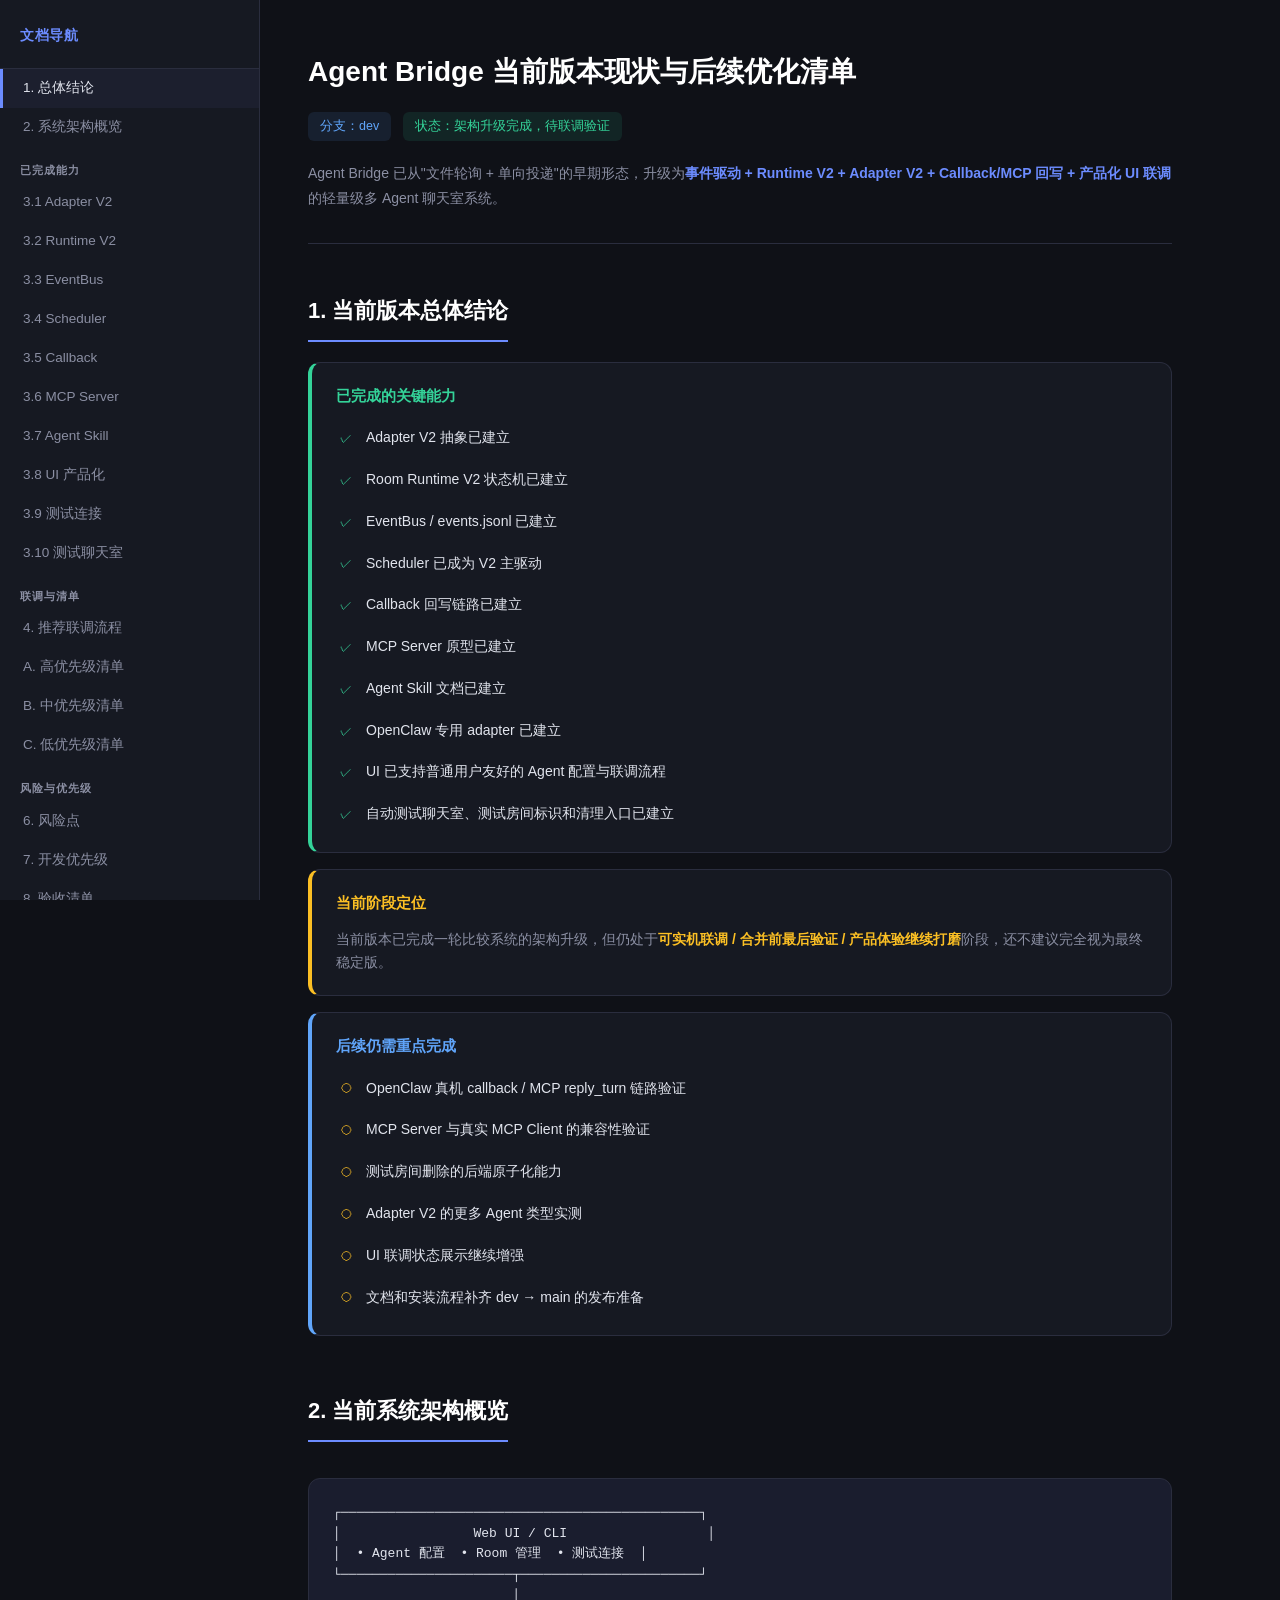
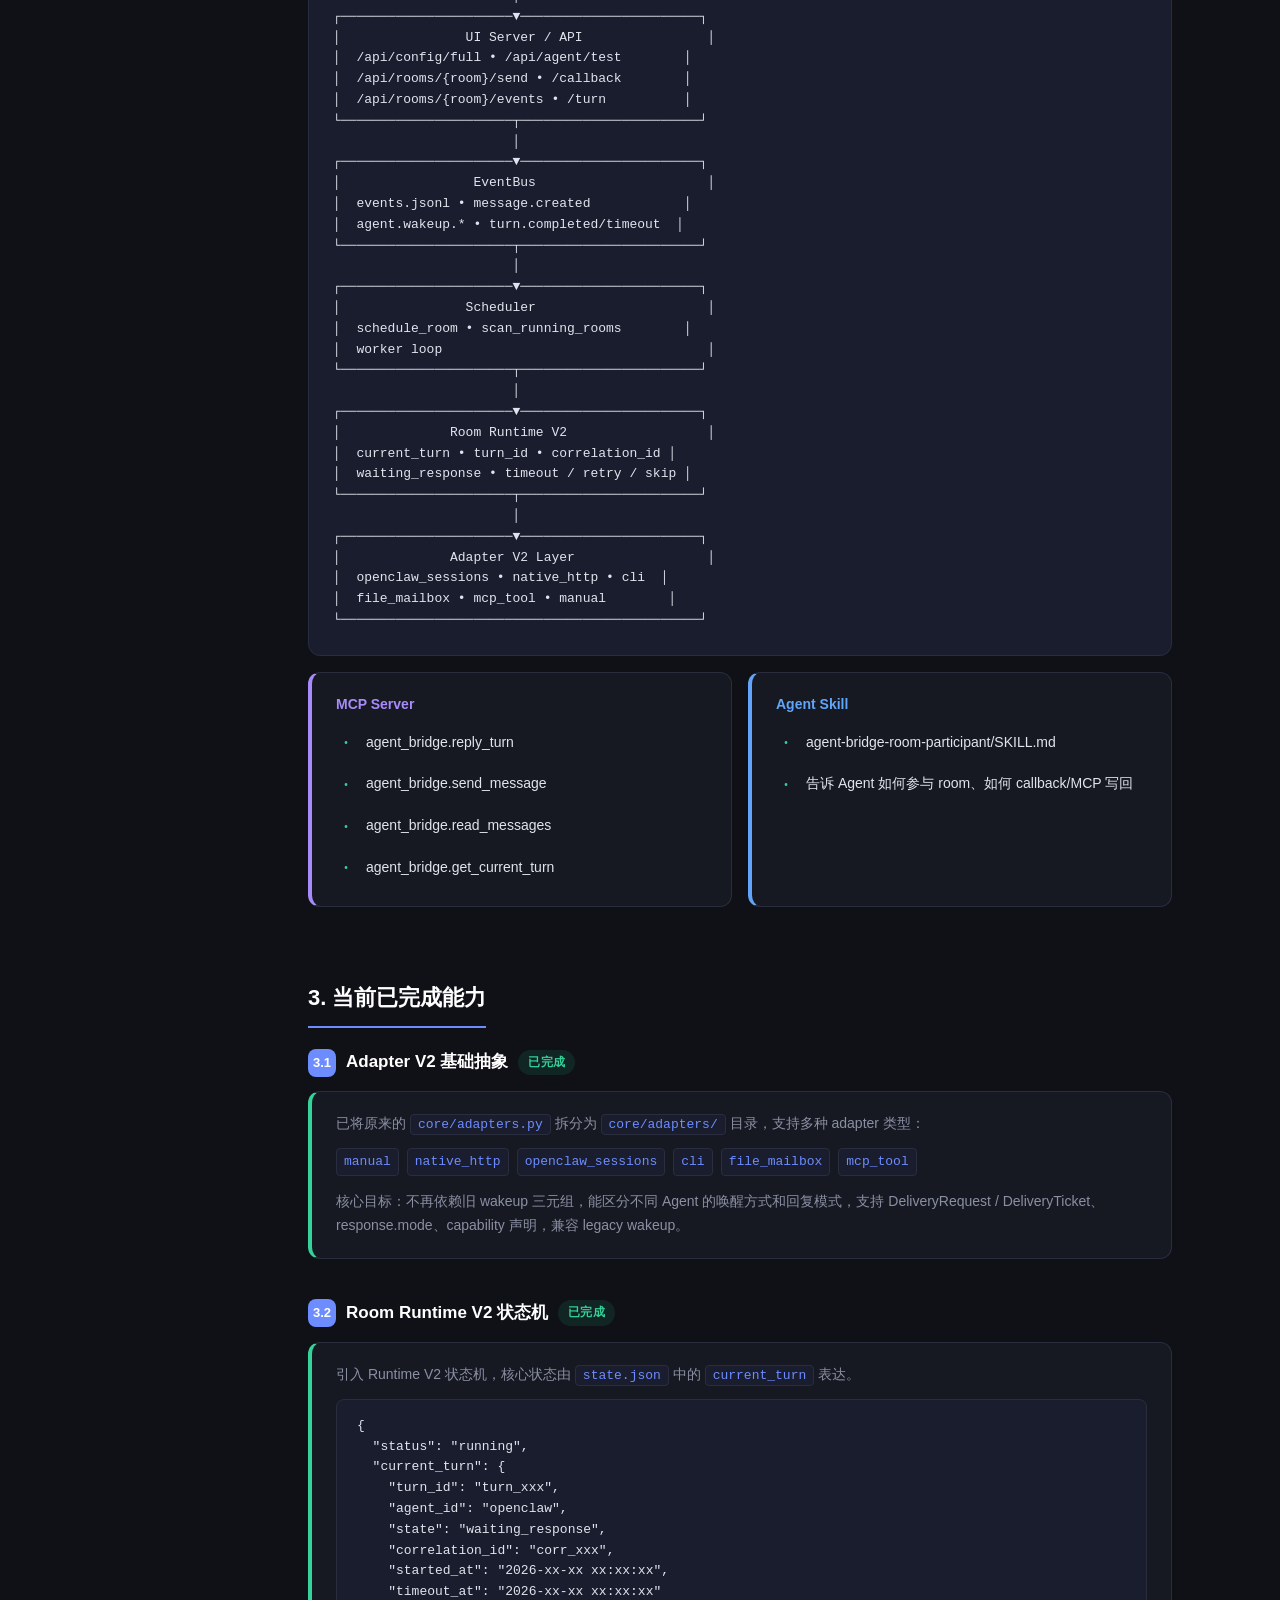
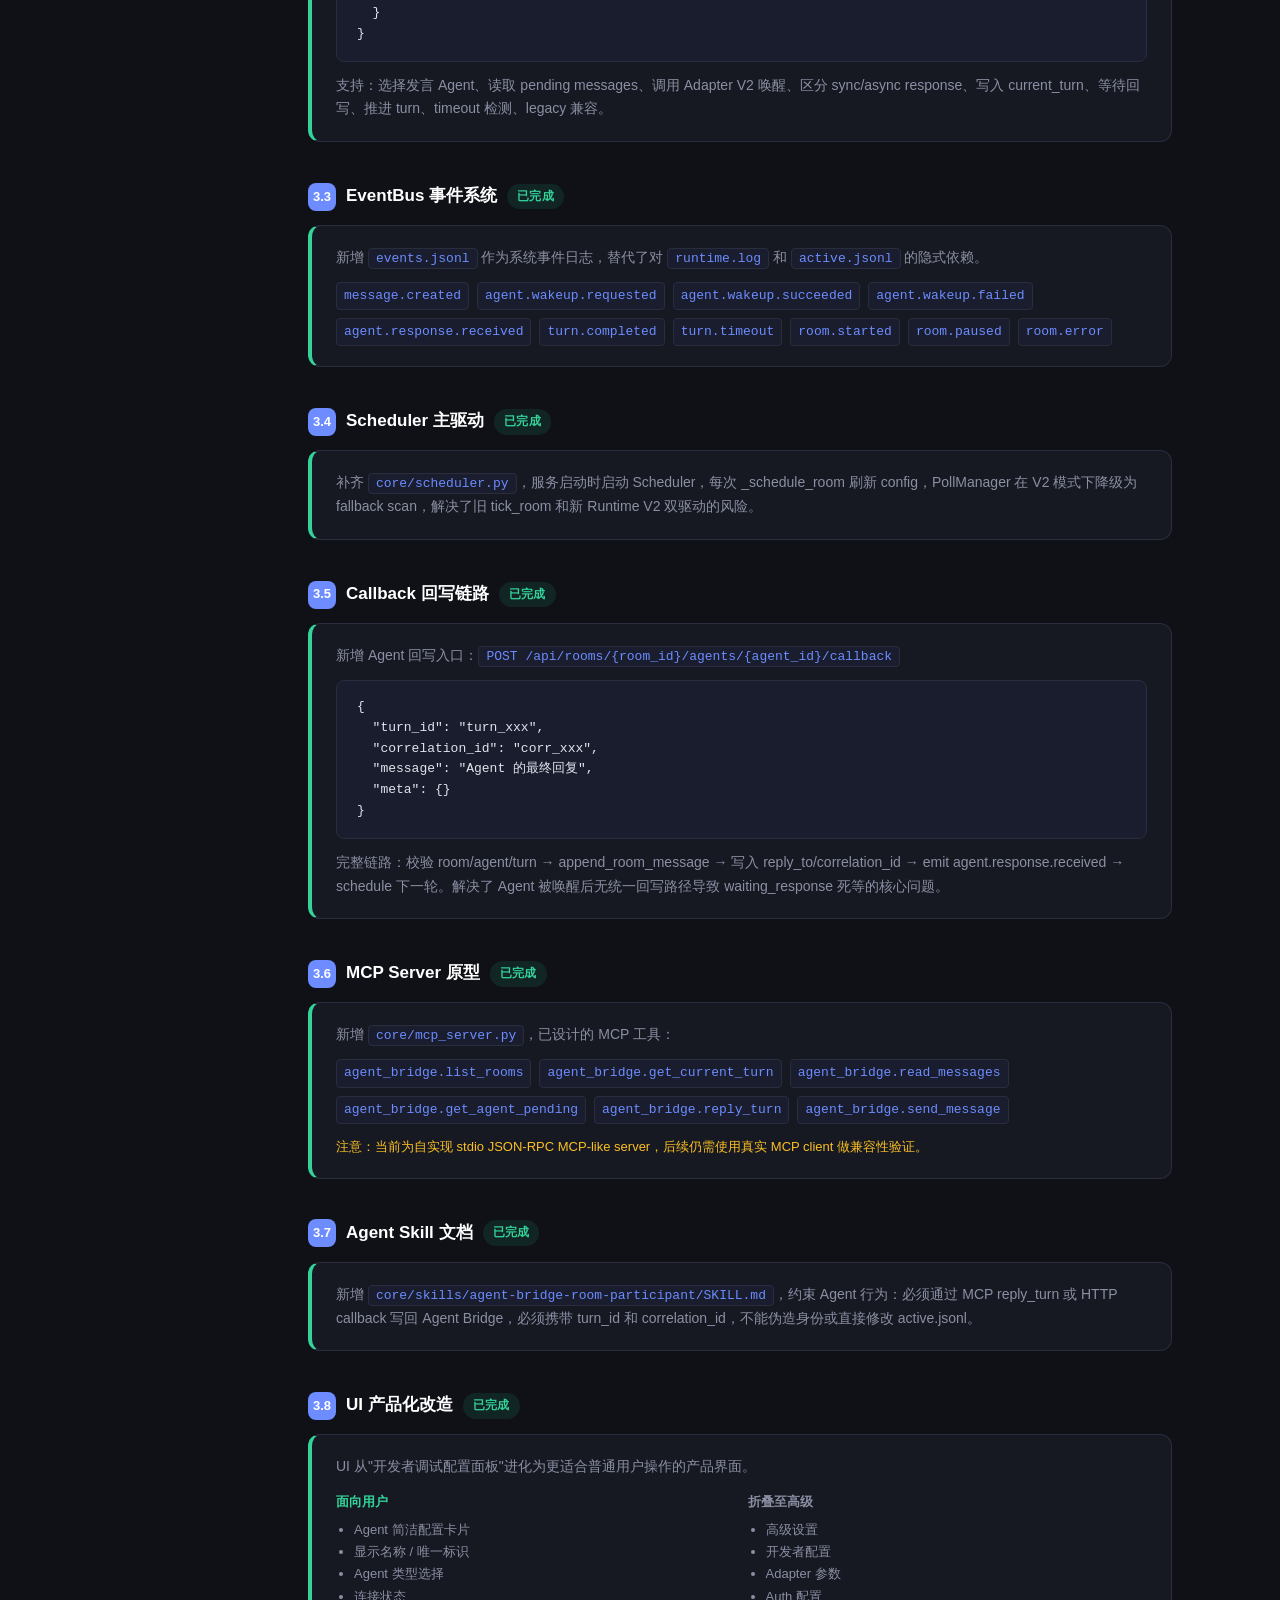
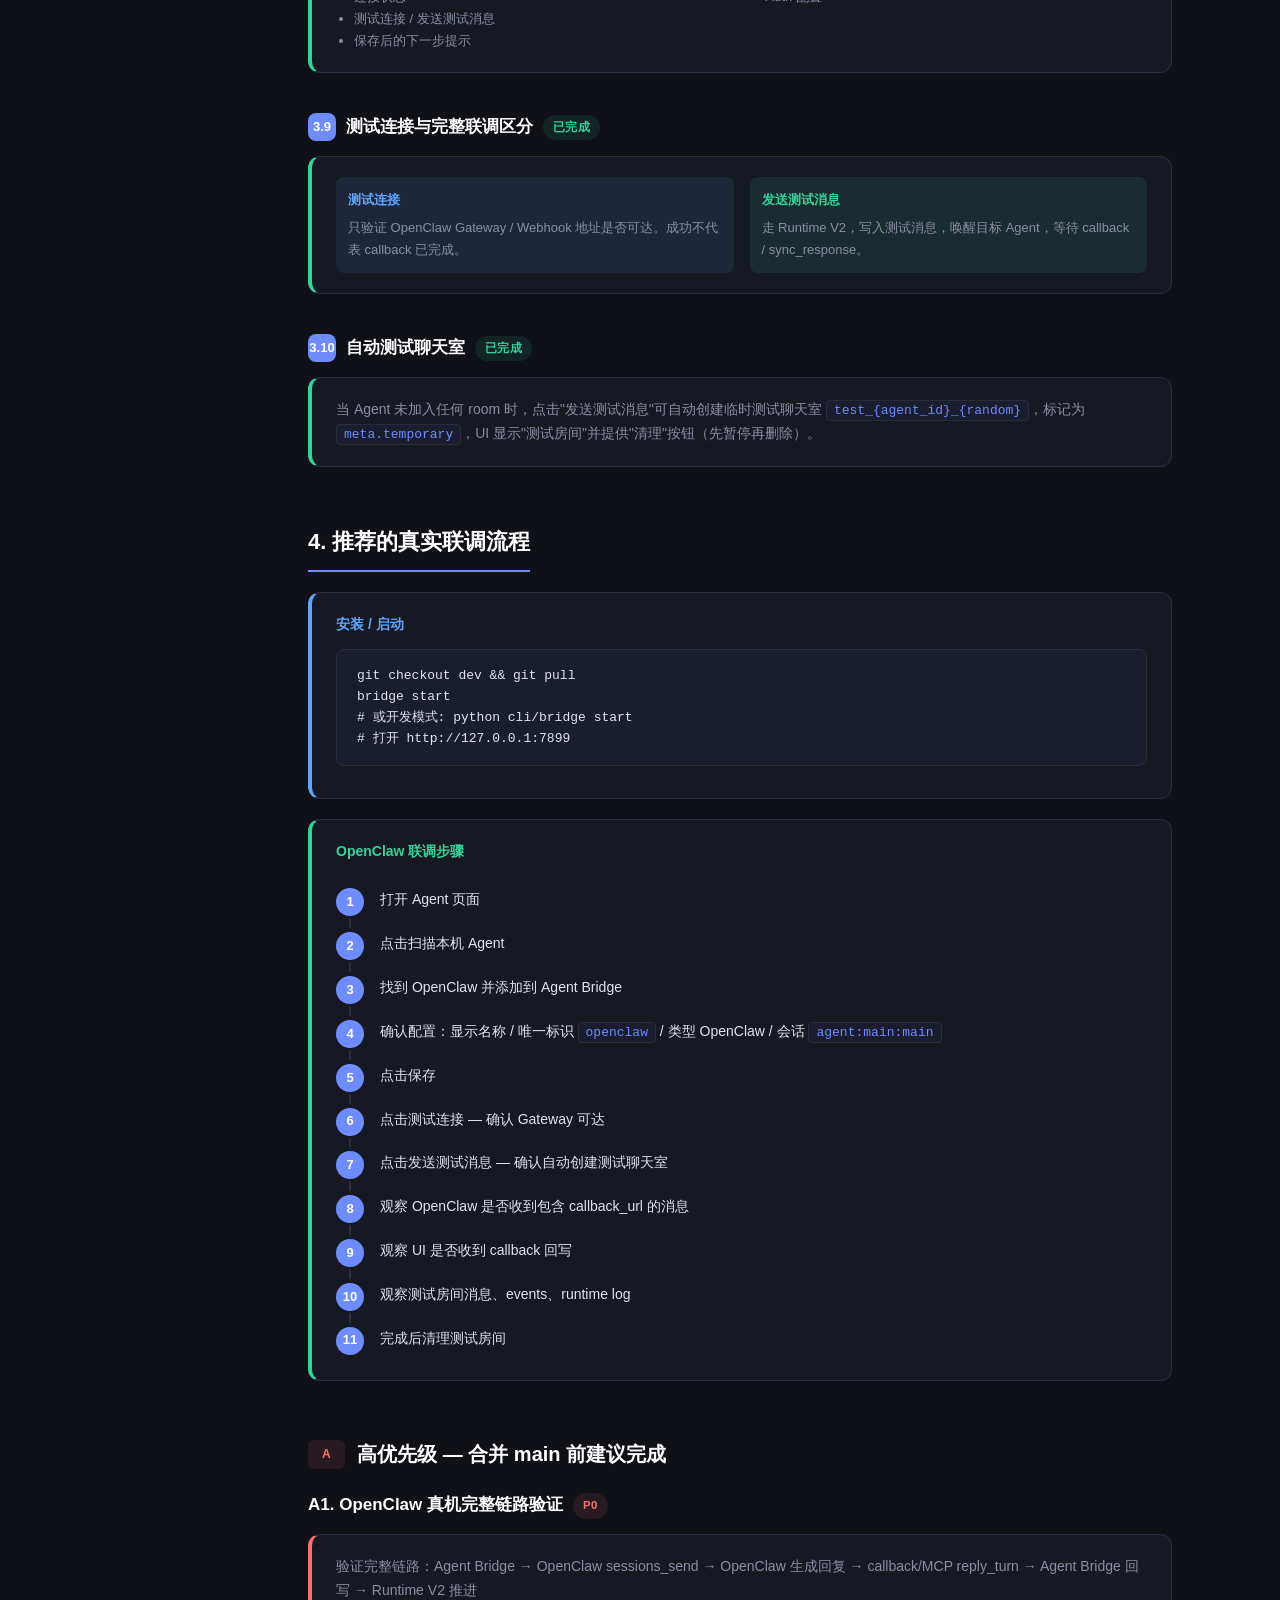
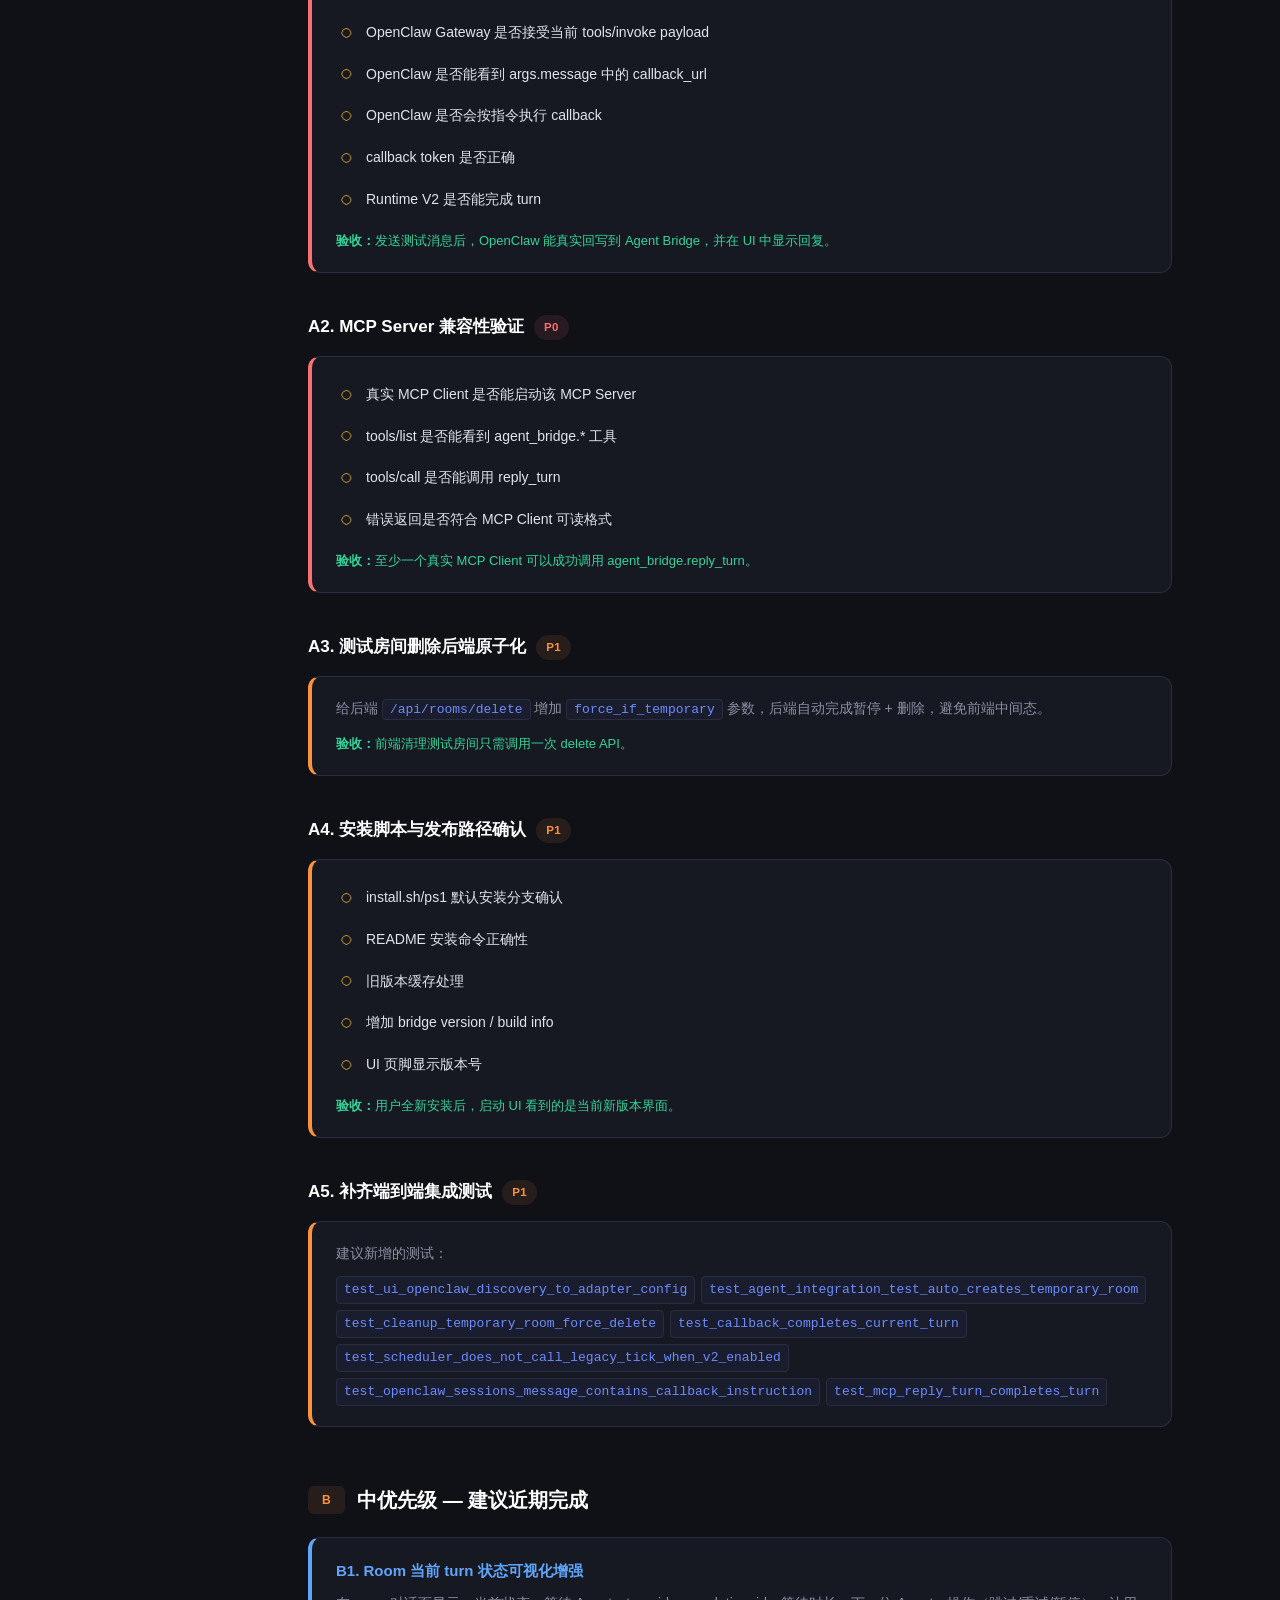
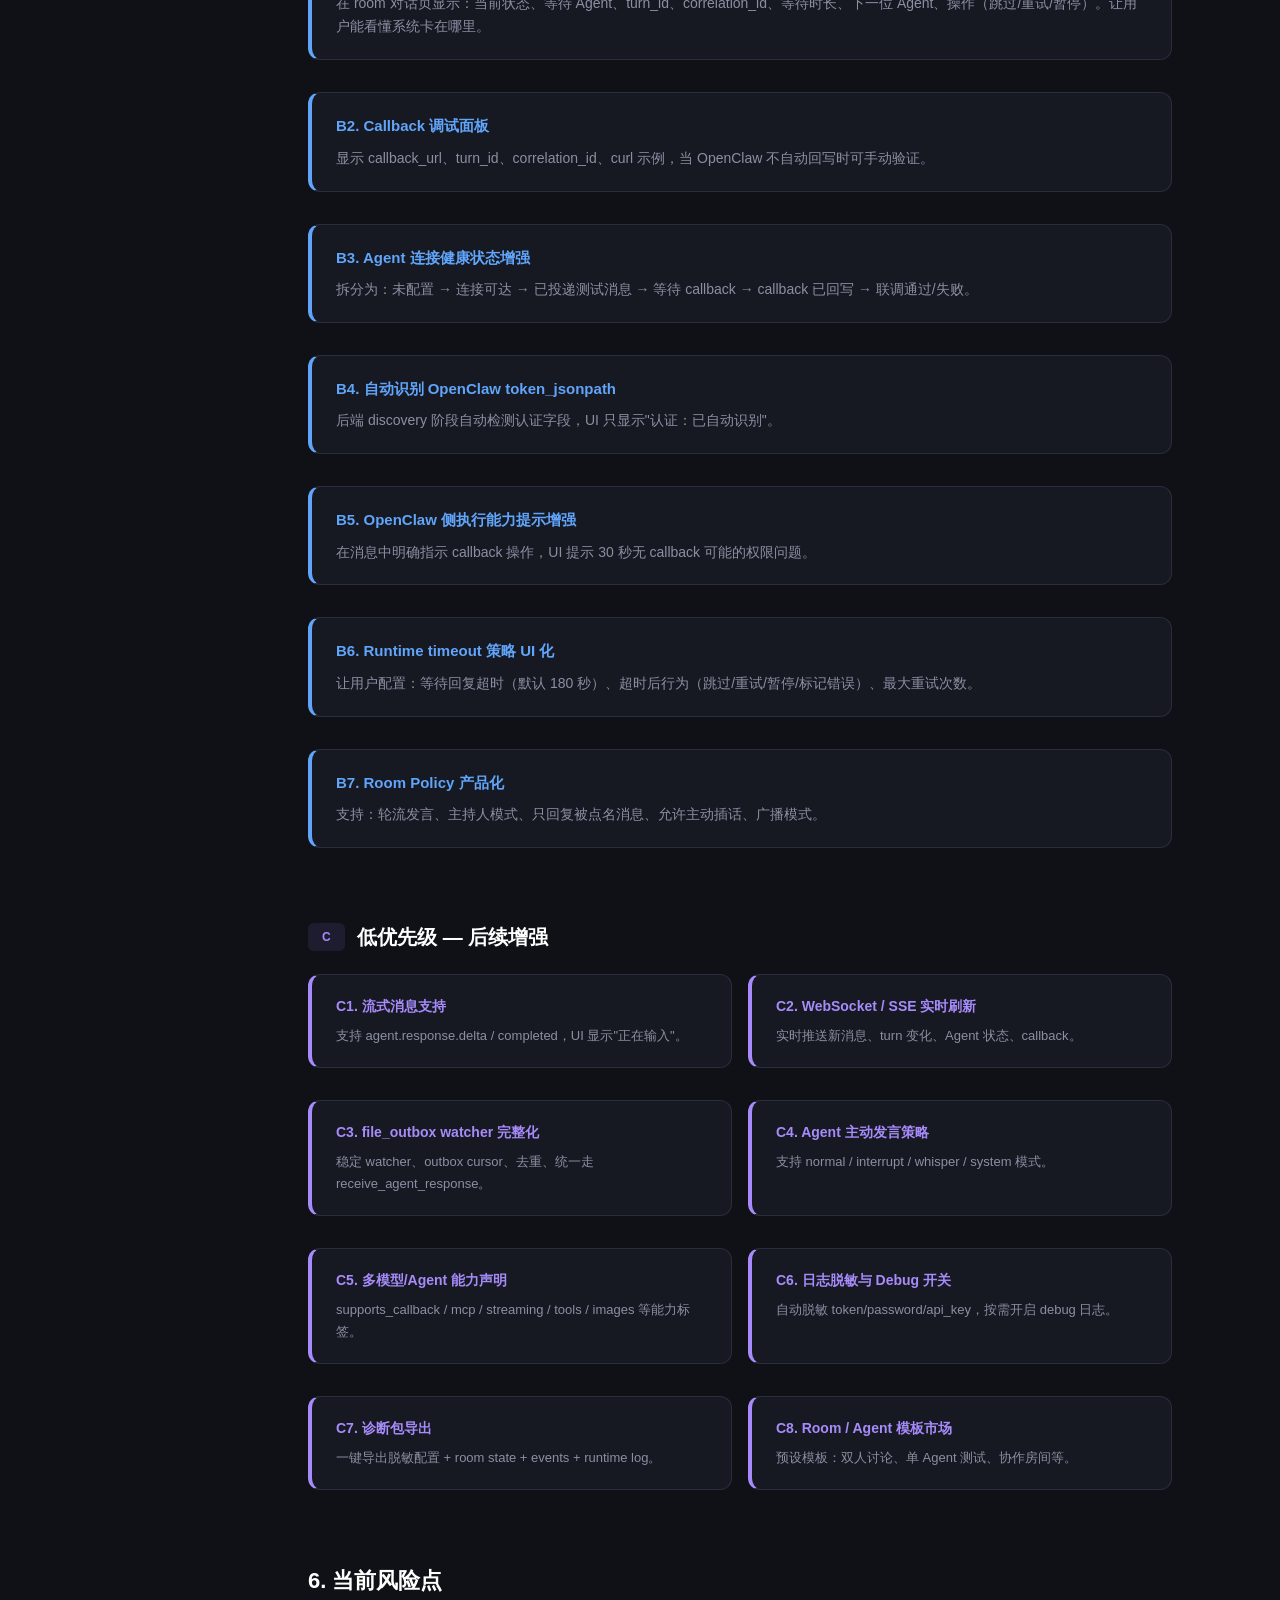
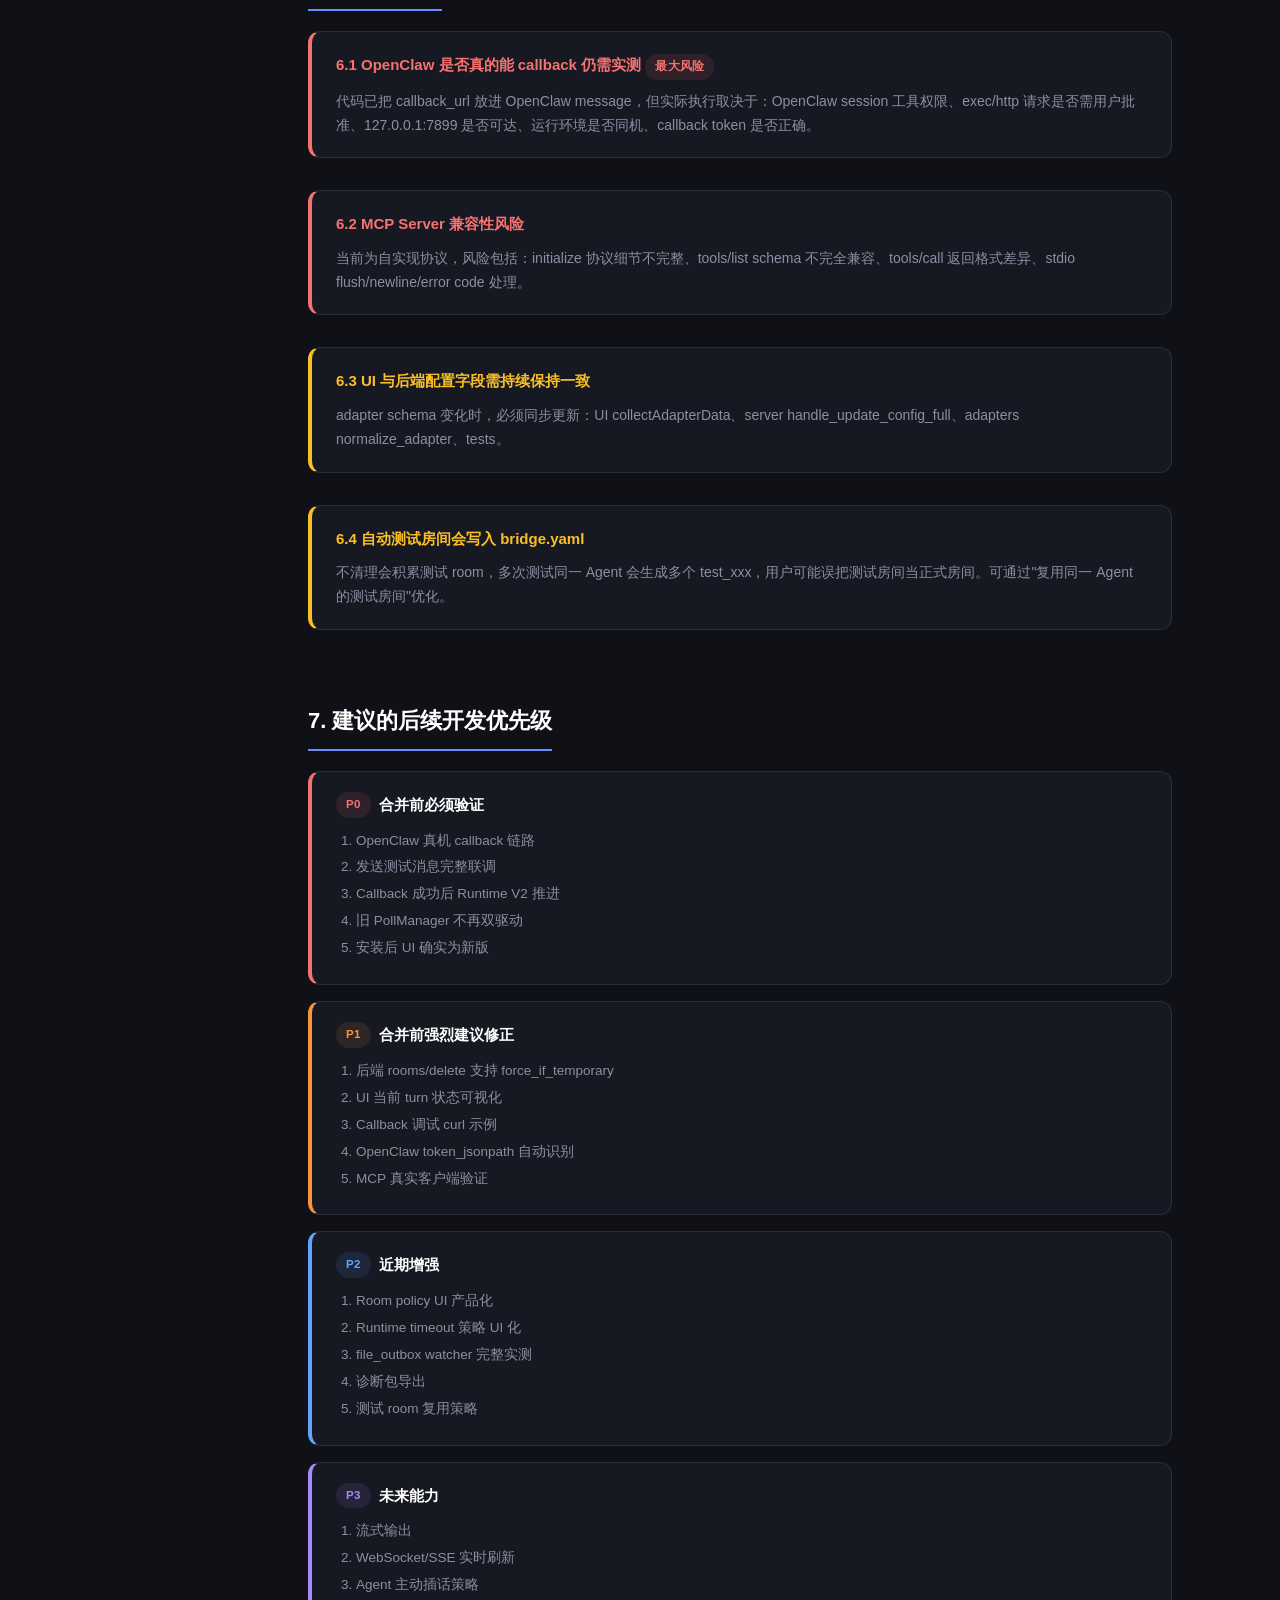
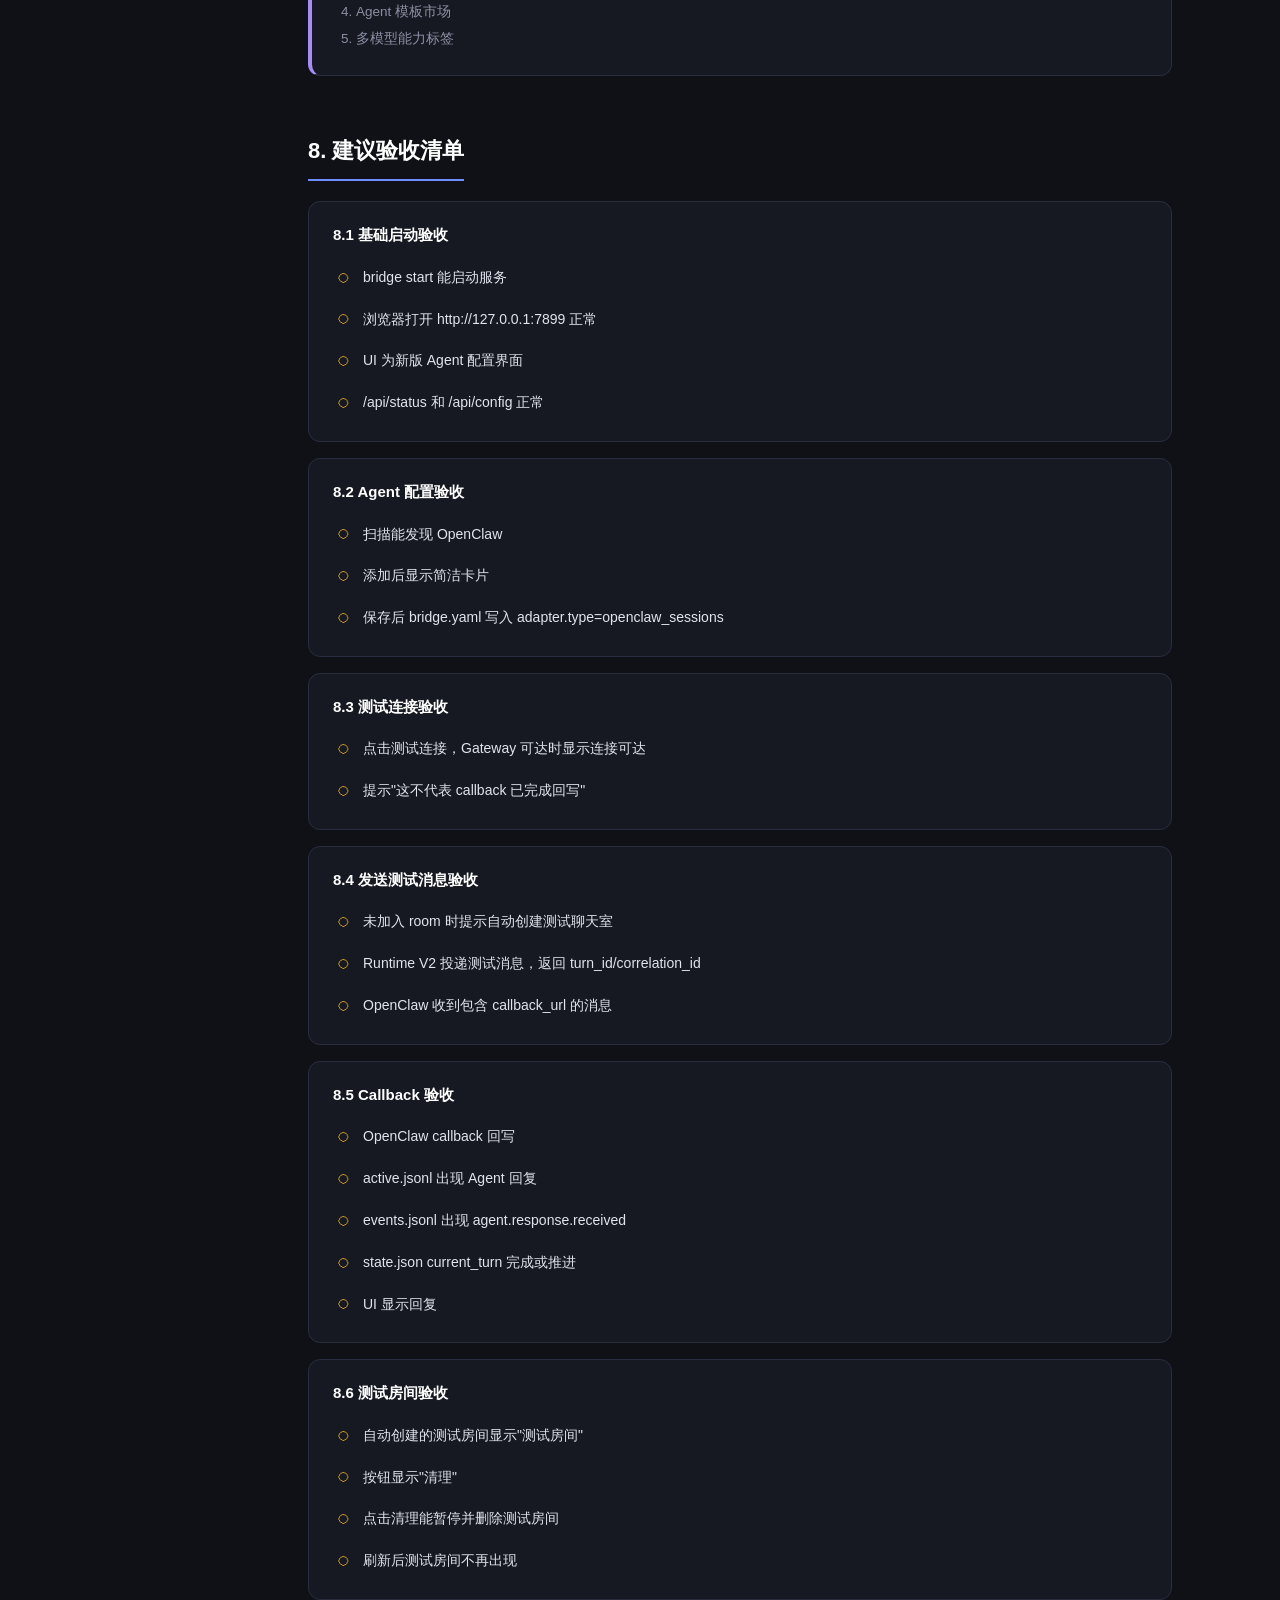
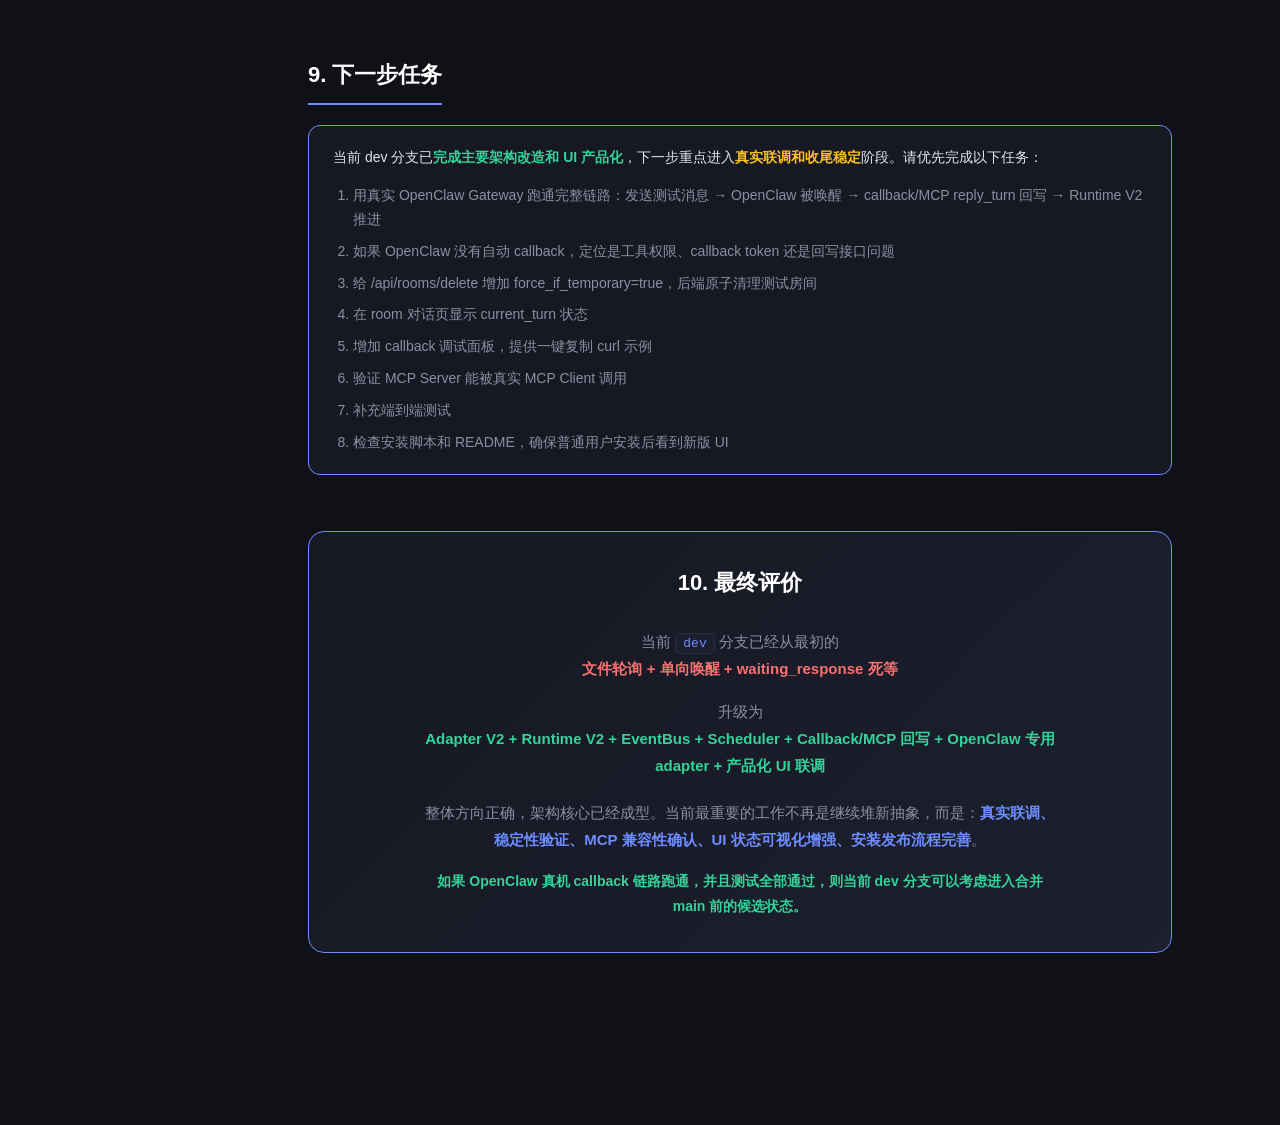
<file: docs/agent_bridge_当前版本现状与后续优化清单.html>
<!DOCTYPE html>
<html lang="zh-CN">
<head>
<meta charset="UTF-8">
<meta name="viewport" content="width=device-width, initial-scale=1.0">
<title>Agent Bridge 当前版本现状与后续优化清单</title>
<style>
  :root {
    --bg: #0f1117;
    --surface: #161922;
    --surface2: #1c1f2e;
    --border: #2a2d3e;
    --text: #e1e4ed;
    --text2: #8b8fa3;
    --accent: #6c8cff;
    --accent2: #4f6bef;
    --green: #34d399;
    --green-bg: rgba(52,211,153,.1);
    --yellow: #fbbf24;
    --yellow-bg: rgba(251,191,36,.1);
    --red: #f87171;
    --red-bg: rgba(248,113,113,.1);
    --blue: #60a5fa;
    --blue-bg: rgba(96,165,250,.1);
    --purple: #a78bfa;
    --purple-bg: rgba(167,139,250,.1);
    --orange: #fb923c;
    --orange-bg: rgba(251,146,60,.1);
    --code-bg: #1a1d2e;
    --sidebar-w: 260px;
  }
  * { margin:0; padding:0; box-sizing:border-box; }
  html { scroll-behavior: smooth; }
  body {
    font-family: -apple-system, BlinkMacSystemFont, 'Segoe UI', Roboto, 'Noto Sans SC', sans-serif;
    background: var(--bg);
    color: var(--text);
    line-height: 1.7;
    font-size: 15px;
  }
  ::selection { background: var(--accent); color: #fff; }

  /* Sidebar */
  .sidebar {
    position: fixed; left: 0; top: 0; bottom: 0;
    width: var(--sidebar-w);
    background: var(--surface);
    border-right: 1px solid var(--border);
    padding: 24px 0;
    overflow-y: auto;
    z-index: 100;
  }
  .sidebar-title {
    padding: 0 20px 20px;
    font-size: 14px;
    font-weight: 700;
    color: var(--accent);
    letter-spacing: .5px;
    text-transform: uppercase;
    border-bottom: 1px solid var(--border);
  }
  .sidebar a {
    display: block;
    padding: 8px 20px;
    color: var(--text2);
    text-decoration: none;
    font-size: 13.5px;
    border-left: 3px solid transparent;
    transition: all .2s;
  }
  .sidebar a:hover, .sidebar a.active {
    color: var(--text);
    background: var(--surface2);
    border-left-color: var(--accent);
  }
  .sidebar .nav-group {
    padding: 6px 20px 4px;
    font-size: 11px;
    font-weight: 600;
    color: var(--text2);
    text-transform: uppercase;
    letter-spacing: 1px;
    margin-top: 8px;
  }

  /* Main */
  .main {
    margin-left: var(--sidebar-w);
    max-width: 960px;
    padding: 48px 48px 120px;
  }

  /* Header */
  .doc-header {
    margin-bottom: 48px;
    padding-bottom: 32px;
    border-bottom: 1px solid var(--border);
  }
  .doc-header h1 {
    font-size: 28px;
    font-weight: 700;
    color: #fff;
    margin-bottom: 16px;
  }
  .doc-meta {
    display: flex;
    flex-wrap: wrap;
    gap: 12px;
    margin-bottom: 20px;
  }
  .doc-meta .tag {
    display: inline-flex;
    align-items: center;
    gap: 6px;
    padding: 4px 12px;
    border-radius: 6px;
    font-size: 12.5px;
    font-weight: 500;
  }
  .tag-branch { background: var(--blue-bg); color: var(--blue); }
  .tag-status { background: var(--green-bg); color: var(--green); }
  .doc-desc {
    color: var(--text2);
    font-size: 14px;
    line-height: 1.8;
  }

  /* Section */
  .section {
    margin-bottom: 56px;
    scroll-margin-top: 24px;
  }
  .section h2 {
    font-size: 22px;
    font-weight: 700;
    color: #fff;
    margin-bottom: 20px;
    padding-bottom: 10px;
    border-bottom: 2px solid var(--accent);
    display: inline-block;
  }

  /* Sub-section */
  .subsection {
    margin-bottom: 40px;
    scroll-margin-top: 24px;
  }
  .subsection h3 {
    font-size: 17px;
    font-weight: 600;
    color: #fff;
    margin-bottom: 14px;
    display: flex;
    align-items: center;
    gap: 10px;
  }
  .subsection h3 .num {
    display: inline-flex;
    align-items: center;
    justify-content: center;
    width: 28px;
    height: 28px;
    border-radius: 8px;
    font-size: 13px;
    font-weight: 700;
    background: var(--accent);
    color: #fff;
    flex-shrink: 0;
  }

  /* Cards */
  .card {
    background: var(--surface);
    border: 1px solid var(--border);
    border-radius: 12px;
    padding: 20px 24px;
    margin-bottom: 16px;
  }
  .card-green { border-left: 4px solid var(--green); }
  .card-yellow { border-left: 4px solid var(--yellow); }
  .card-red { border-left: 4px solid var(--red); }
  .card-blue { border-left: 4px solid var(--blue); }
  .card-purple { border-left: 4px solid var(--purple); }
  .card-orange { border-left: 4px solid var(--orange); }

  /* Status badge */
  .badge {
    display: inline-flex;
    align-items: center;
    gap: 5px;
    padding: 3px 10px;
    border-radius: 20px;
    font-size: 11.5px;
    font-weight: 600;
    letter-spacing: .3px;
  }
  .badge-done { background: var(--green-bg); color: var(--green); }
  .badge-todo { background: var(--yellow-bg); color: var(--yellow); }
  .badge-risk { background: var(--red-bg); color: var(--red); }
  .badge-p0 { background: var(--red-bg); color: var(--red); }
  .badge-p1 { background: var(--orange-bg); color: var(--orange); }
  .badge-p2 { background: var(--blue-bg); color: var(--blue); }
  .badge-p3 { background: var(--purple-bg); color: var(--purple); }

  /* Lists */
  .check-list {
    list-style: none;
    display: grid;
    gap: 6px;
  }
  .check-list li {
    display: flex;
    align-items: flex-start;
    gap: 10px;
    padding: 6px 0;
    font-size: 14px;
  }
  .check-list .icon {
    flex-shrink: 0;
    width: 20px;
    height: 20px;
    display: flex;
    align-items: center;
    justify-content: center;
    font-size: 12px;
    margin-top: 2px;
  }
  .icon-check { color: var(--green); }
  .icon-pending { color: var(--yellow); }
  .icon-warn { color: var(--red); }

  /* Code block */
  pre {
    background: var(--code-bg);
    border: 1px solid var(--border);
    border-radius: 8px;
    padding: 16px 20px;
    font-family: 'Cascadia Code', 'Fira Code', 'JetBrains Mono', monospace;
    font-size: 13px;
    line-height: 1.6;
    overflow-x: auto;
    color: var(--text);
    margin: 12px 0;
  }
  code {
    font-family: 'Cascadia Code', 'Fira Code', 'JetBrains Mono', monospace;
    font-size: 13px;
  }
  .inline-code {
    background: var(--code-bg);
    border: 1px solid var(--border);
    padding: 2px 7px;
    border-radius: 4px;
    font-size: 13px;
    color: var(--accent);
  }

  /* Priority sections */
  .priority-header {
    display: flex;
    align-items: center;
    gap: 12px;
    margin-bottom: 20px;
  }
  .priority-header h3 {
    font-size: 18px;
    font-weight: 700;
    color: #fff;
  }
  .priority-tag {
    padding: 4px 14px;
    border-radius: 6px;
    font-size: 12px;
    font-weight: 700;
    letter-spacing: .5px;
    text-transform: uppercase;
  }
  .priority-a { background: var(--red-bg); color: var(--red); }
  .priority-b { background: var(--orange-bg); color: var(--orange); }
  .priority-c { background: var(--purple-bg); color: var(--purple); }

  /* Architecture diagram */
  .arch-diagram {
    background: var(--code-bg);
    border: 1px solid var(--border);
    border-radius: 12px;
    padding: 24px;
    margin: 16px 0;
    overflow-x: auto;
  }
  .arch-diagram pre {
    border: none;
    background: transparent;
    padding: 0;
    margin: 0;
  }

  /* Priority matrix */
  .matrix {
    display: grid;
    grid-template-columns: 1fr;
    gap: 16px;
  }
  .matrix-item {
    background: var(--surface);
    border: 1px solid var(--border);
    border-radius: 12px;
    padding: 20px 24px;
  }
  .matrix-item h4 {
    font-size: 15px;
    font-weight: 600;
    color: #fff;
    margin-bottom: 12px;
    display: flex;
    align-items: center;
    gap: 8px;
  }
  .matrix-item ol {
    padding-left: 20px;
    color: var(--text2);
    font-size: 13.5px;
  }
  .matrix-item ol li { margin-bottom: 4px; }

  /* Validation list */
  .validation-grid {
    display: grid;
    gap: 16px;
  }
  .validation-card {
    background: var(--surface);
    border: 1px solid var(--border);
    border-radius: 12px;
    padding: 20px 24px;
  }
  .validation-card h4 {
    font-size: 15px;
    font-weight: 600;
    color: #fff;
    margin-bottom: 12px;
  }

  /* Flow steps */
  .flow-steps {
    counter-reset: step;
    list-style: none;
    padding: 0;
  }
  .flow-steps li {
    counter-increment: step;
    position: relative;
    padding: 10px 0 10px 44px;
    font-size: 14px;
    color: var(--text);
  }
  .flow-steps li::before {
    content: counter(step);
    position: absolute;
    left: 0;
    top: 10px;
    width: 28px;
    height: 28px;
    border-radius: 50%;
    background: var(--accent);
    color: #fff;
    font-size: 13px;
    font-weight: 700;
    display: flex;
    align-items: center;
    justify-content: center;
  }
  .flow-steps li:not(:last-child)::after {
    content: '';
    position: absolute;
    left: 13px;
    top: 40px;
    bottom: -6px;
    width: 2px;
    background: var(--border);
  }

  /* Conclusion */
  .conclusion {
    background: linear-gradient(135deg, var(--surface), var(--surface2));
    border: 1px solid var(--accent);
    border-radius: 16px;
    padding: 32px;
    text-align: center;
  }
  .conclusion h2 {
    border: none;
    display: block;
    margin-bottom: 16px;
  }
  .conclusion p {
    color: var(--text2);
    font-size: 15px;
    max-width: 640px;
    margin: 0 auto;
    line-height: 1.8;
  }
  .conclusion .highlight {
    color: var(--green);
    font-weight: 600;
  }

  /* Scrollbar */
  ::-webkit-scrollbar { width: 6px; height: 6px; }
  ::-webkit-scrollbar-track { background: transparent; }
  ::-webkit-scrollbar-thumb { background: var(--border); border-radius: 3px; }
  ::-webkit-scrollbar-thumb:hover { background: var(--text2); }

  /* Mobile */
  .menu-toggle {
    display: none;
    position: fixed;
    top: 12px;
    left: 12px;
    z-index: 200;
    width: 40px;
    height: 40px;
    border-radius: 8px;
    background: var(--surface);
    border: 1px solid var(--border);
    color: var(--text);
    font-size: 18px;
    cursor: pointer;
    align-items: center;
    justify-content: center;
  }
  @media (max-width: 900px) {
    .sidebar { transform: translateX(-100%); transition: transform .3s; }
    .sidebar.open { transform: translateX(0); }
    .main { margin-left: 0; padding: 60px 20px 80px; }
    .menu-toggle { display: flex; }
  }

  /* Back to top */
  .back-top {
    position: fixed;
    bottom: 24px;
    right: 24px;
    width: 40px;
    height: 40px;
    border-radius: 10px;
    background: var(--accent);
    color: #fff;
    border: none;
    cursor: pointer;
    font-size: 18px;
    display: flex;
    align-items: center;
    justify-content: center;
    opacity: 0;
    transition: opacity .3s;
    z-index: 100;
  }
  .back-top.visible { opacity: 1; }
</style>
</head>
<body>

<button class="menu-toggle" onclick="document.querySelector('.sidebar').classList.toggle('open')" aria-label="菜单">&#9776;</button>

<nav class="sidebar" id="sidebar">
  <div class="sidebar-title">文档导航</div>
  <a href="#summary">1. 总体结论</a>
  <a href="#architecture">2. 系统架构概览</a>
  <div class="nav-group">已完成能力</div>
  <a href="#adapter-v2">3.1 Adapter V2</a>
  <a href="#runtime-v2">3.2 Runtime V2</a>
  <a href="#eventbus">3.3 EventBus</a>
  <a href="#scheduler">3.4 Scheduler</a>
  <a href="#callback">3.5 Callback</a>
  <a href="#mcp">3.6 MCP Server</a>
  <a href="#skill">3.7 Agent Skill</a>
  <a href="#ui">3.8 UI 产品化</a>
  <a href="#test-conn">3.9 测试连接</a>
  <a href="#test-room">3.10 测试聊天室</a>
  <div class="nav-group">联调与清单</div>
  <a href="#flow">4. 推荐联调流程</a>
  <a href="#todo-a">A. 高优先级清单</a>
  <a href="#todo-b">B. 中优先级清单</a>
  <a href="#todo-c">C. 低优先级清单</a>
  <div class="nav-group">风险与优先级</div>
  <a href="#risks">6. 风险点</a>
  <a href="#priority">7. 开发优先级</a>
  <a href="#validation">8. 验收清单</a>
  <a href="#next">9. 下一步任务</a>
  <a href="#final">10. 最终评价</a>
</nav>

<div class="main">

<!-- Header -->
<header class="doc-header" id="top">
  <h1>Agent Bridge 当前版本现状与后续优化清单</h1>
  <div class="doc-meta">
    <span class="tag tag-branch">分支：dev</span>
    <span class="tag tag-status">状态：架构升级完成，待联调验证</span>
  </div>
  <p class="doc-desc">
    Agent Bridge 已从"文件轮询 + 单向投递"的早期形态，升级为<strong style="color:var(--accent)">事件驱动 + Runtime V2 + Adapter V2 + Callback/MCP 回写 + 产品化 UI 联调</strong>的轻量级多 Agent 聊天室系统。
  </p>
</header>

<!-- Section 1 -->
<section class="section" id="summary">
  <h2>1. 当前版本总体结论</h2>

  <div class="card card-green">
    <h3 style="font-size:15px;font-weight:600;color:var(--green);margin-bottom:12px;">已完成的关键能力</h3>
    <ul class="check-list">
      <li><span class="icon icon-check">&#10003;</span> Adapter V2 抽象已建立</li>
      <li><span class="icon icon-check">&#10003;</span> Room Runtime V2 状态机已建立</li>
      <li><span class="icon icon-check">&#10003;</span> EventBus / events.jsonl 已建立</li>
      <li><span class="icon icon-check">&#10003;</span> Scheduler 已成为 V2 主驱动</li>
      <li><span class="icon icon-check">&#10003;</span> Callback 回写链路已建立</li>
      <li><span class="icon icon-check">&#10003;</span> MCP Server 原型已建立</li>
      <li><span class="icon icon-check">&#10003;</span> Agent Skill 文档已建立</li>
      <li><span class="icon icon-check">&#10003;</span> OpenClaw 专用 adapter 已建立</li>
      <li><span class="icon icon-check">&#10003;</span> UI 已支持普通用户友好的 Agent 配置与联调流程</li>
      <li><span class="icon icon-check">&#10003;</span> 自动测试聊天室、测试房间标识和清理入口已建立</li>
    </ul>
  </div>

  <div class="card card-yellow" style="margin-top:16px;">
    <h3 style="font-size:15px;font-weight:600;color:var(--yellow);margin-bottom:12px;">当前阶段定位</h3>
    <p style="color:var(--text2);font-size:14px;">当前版本已完成一轮比较系统的架构升级，但仍处于<strong style="color:var(--yellow)">可实机联调 / 合并前最后验证 / 产品体验继续打磨</strong>阶段，还不建议完全视为最终稳定版。</p>
  </div>

  <div class="card card-blue" style="margin-top:16px;">
    <h3 style="font-size:15px;font-weight:600;color:var(--blue);margin-bottom:12px;">后续仍需重点完成</h3>
    <ul class="check-list">
      <li><span class="icon icon-pending">&#9711;</span> OpenClaw 真机 callback / MCP reply_turn 链路验证</li>
      <li><span class="icon icon-pending">&#9711;</span> MCP Server 与真实 MCP Client 的兼容性验证</li>
      <li><span class="icon icon-pending">&#9711;</span> 测试房间删除的后端原子化能力</li>
      <li><span class="icon icon-pending">&#9711;</span> Adapter V2 的更多 Agent 类型实测</li>
      <li><span class="icon icon-pending">&#9711;</span> UI 联调状态展示继续增强</li>
      <li><span class="icon icon-pending">&#9711;</span> 文档和安装流程补齐 dev &rarr; main 的发布准备</li>
    </ul>
  </div>
</section>

<!-- Section 2 -->
<section class="section" id="architecture">
  <h2>2. 当前系统架构概览</h2>

  <div class="arch-diagram">
<pre>┌──────────────────────────────────────────────┐
│                 Web UI / CLI                  │
│  &bull; Agent 配置  &bull; Room 管理  &bull; 测试连接  │
└──────────────────────┬───────────────────────┘
                       │
┌──────────────────────▼───────────────────────┐
│                UI Server / API                │
│  /api/config/full &bull; /api/agent/test        │
│  /api/rooms/{room}/send &bull; /callback        │
│  /api/rooms/{room}/events &bull; /turn          │
└──────────────────────┬───────────────────────┘
                       │
┌──────────────────────▼───────────────────────┐
│                 EventBus                      │
│  events.jsonl &bull; message.created            │
│  agent.wakeup.* &bull; turn.completed/timeout  │
└──────────────────────┬───────────────────────┘
                       │
┌──────────────────────▼───────────────────────┐
│                Scheduler                      │
│  schedule_room &bull; scan_running_rooms        │
│  worker loop                                  │
└──────────────────────┬───────────────────────┘
                       │
┌──────────────────────▼───────────────────────┐
│              Room Runtime V2                  │
│  current_turn &bull; turn_id &bull; correlation_id │
│  waiting_response &bull; timeout / retry / skip │
└──────────────────────┬───────────────────────┘
                       │
┌──────────────────────▼───────────────────────┐
│              Adapter V2 Layer                 │
│  openclaw_sessions &bull; native_http &bull; cli  │
│  file_mailbox &bull; mcp_tool &bull; manual        │
└──────────────────────────────────────────────┘</pre>
  </div>

  <div style="display:grid;grid-template-columns:1fr 1fr;gap:16px;margin-top:16px;">
    <div class="card card-purple">
      <h4 style="font-size:14px;font-weight:600;color:var(--purple);margin-bottom:8px;">MCP Server</h4>
      <ul class="check-list" style="font-size:13px;">
        <li><span class="icon icon-check" style="font-size:10px;">&bull;</span> agent_bridge.reply_turn</li>
        <li><span class="icon icon-check" style="font-size:10px;">&bull;</span> agent_bridge.send_message</li>
        <li><span class="icon icon-check" style="font-size:10px;">&bull;</span> agent_bridge.read_messages</li>
        <li><span class="icon icon-check" style="font-size:10px;">&bull;</span> agent_bridge.get_current_turn</li>
      </ul>
    </div>
    <div class="card card-blue">
      <h4 style="font-size:14px;font-weight:600;color:var(--blue);margin-bottom:8px;">Agent Skill</h4>
      <ul class="check-list" style="font-size:13px;">
        <li><span class="icon icon-check" style="font-size:10px;">&bull;</span> agent-bridge-room-participant/SKILL.md</li>
        <li><span class="icon icon-check" style="font-size:10px;">&bull;</span> 告诉 Agent 如何参与 room、如何 callback/MCP 写回</li>
      </ul>
    </div>
  </div>
</section>

<!-- Section 3 -->
<section class="section">
  <h2>3. 当前已完成能力</h2>

  <div class="subsection" id="adapter-v2">
    <h3><span class="num">3.1</span> Adapter V2 基础抽象 <span class="badge badge-done">已完成</span></h3>
    <div class="card card-green">
      <p style="color:var(--text2);font-size:14px;margin-bottom:12px;">已将原来的 <code class="inline-code">core/adapters.py</code> 拆分为 <code class="inline-code">core/adapters/</code> 目录，支持多种 adapter 类型：</p>
      <div style="display:flex;flex-wrap:wrap;gap:8px;margin-bottom:14px;">
        <code class="inline-code">manual</code>
        <code class="inline-code">native_http</code>
        <code class="inline-code">openclaw_sessions</code>
        <code class="inline-code">cli</code>
        <code class="inline-code">file_mailbox</code>
        <code class="inline-code">mcp_tool</code>
      </div>
      <p style="color:var(--text2);font-size:14px;">核心目标：不再依赖旧 wakeup 三元组，能区分不同 Agent 的唤醒方式和回复模式，支持 DeliveryRequest / DeliveryTicket、response.mode、capability 声明，兼容 legacy wakeup。</p>
    </div>
  </div>

  <div class="subsection" id="runtime-v2">
    <h3><span class="num">3.2</span> Room Runtime V2 状态机 <span class="badge badge-done">已完成</span></h3>
    <div class="card card-green">
      <p style="color:var(--text2);font-size:14px;margin-bottom:12px;">引入 Runtime V2 状态机，核心状态由 <code class="inline-code">state.json</code> 中的 <code class="inline-code">current_turn</code> 表达。</p>
      <pre><code>{
  "status": "running",
  "current_turn": {
    "turn_id": "turn_xxx",
    "agent_id": "openclaw",
    "state": "waiting_response",
    "correlation_id": "corr_xxx",
    "started_at": "2026-xx-xx xx:xx:xx",
    "timeout_at": "2026-xx-xx xx:xx:xx"
  }
}</code></pre>
      <p style="color:var(--text2);font-size:14px;">支持：选择发言 Agent、读取 pending messages、调用 Adapter V2 唤醒、区分 sync/async response、写入 current_turn、等待回写、推进 turn、timeout 检测、legacy 兼容。</p>
    </div>
  </div>

  <div class="subsection" id="eventbus">
    <h3><span class="num">3.3</span> EventBus 事件系统 <span class="badge badge-done">已完成</span></h3>
    <div class="card card-green">
      <p style="color:var(--text2);font-size:14px;margin-bottom:12px;">新增 <code class="inline-code">events.jsonl</code> 作为系统事件日志，替代了对 <code class="inline-code">runtime.log</code> 和 <code class="inline-code">active.jsonl</code> 的隐式依赖。</p>
      <div style="display:flex;flex-wrap:wrap;gap:8px;">
        <code class="inline-code">message.created</code>
        <code class="inline-code">agent.wakeup.requested</code>
        <code class="inline-code">agent.wakeup.succeeded</code>
        <code class="inline-code">agent.wakeup.failed</code>
        <code class="inline-code">agent.response.received</code>
        <code class="inline-code">turn.completed</code>
        <code class="inline-code">turn.timeout</code>
        <code class="inline-code">room.started</code>
        <code class="inline-code">room.paused</code>
        <code class="inline-code">room.error</code>
      </div>
    </div>
  </div>

  <div class="subsection" id="scheduler">
    <h3><span class="num">3.4</span> Scheduler 主驱动 <span class="badge badge-done">已完成</span></h3>
    <div class="card card-green">
      <p style="color:var(--text2);font-size:14px;">补齐 <code class="inline-code">core/scheduler.py</code>，服务启动时启动 Scheduler，每次 _schedule_room 刷新 config，PollManager 在 V2 模式下降级为 fallback scan，解决了旧 tick_room 和新 Runtime V2 双驱动的风险。</p>
    </div>
  </div>

  <div class="subsection" id="callback">
    <h3><span class="num">3.5</span> Callback 回写链路 <span class="badge badge-done">已完成</span></h3>
    <div class="card card-green">
      <p style="color:var(--text2);font-size:14px;margin-bottom:12px;">新增 Agent 回写入口：<code class="inline-code">POST /api/rooms/{room_id}/agents/{agent_id}/callback</code></p>
      <pre><code>{
  "turn_id": "turn_xxx",
  "correlation_id": "corr_xxx",
  "message": "Agent 的最终回复",
  "meta": {}
}</code></pre>
      <p style="color:var(--text2);font-size:14px;">完整链路：校验 room/agent/turn &rarr; append_room_message &rarr; 写入 reply_to/correlation_id &rarr; emit agent.response.received &rarr; schedule 下一轮。解决了 Agent 被唤醒后无统一回写路径导致 waiting_response 死等的核心问题。</p>
    </div>
  </div>

  <div class="subsection" id="mcp">
    <h3><span class="num">3.6</span> MCP Server 原型 <span class="badge badge-done">已完成</span></h3>
    <div class="card card-green">
      <p style="color:var(--text2);font-size:14px;margin-bottom:12px;">新增 <code class="inline-code">core/mcp_server.py</code>，已设计的 MCP 工具：</p>
      <div style="display:flex;flex-wrap:wrap;gap:8px;">
        <code class="inline-code">agent_bridge.list_rooms</code>
        <code class="inline-code">agent_bridge.get_current_turn</code>
        <code class="inline-code">agent_bridge.read_messages</code>
        <code class="inline-code">agent_bridge.get_agent_pending</code>
        <code class="inline-code">agent_bridge.reply_turn</code>
        <code class="inline-code">agent_bridge.send_message</code>
      </div>
      <p style="color:var(--yellow);font-size:13px;margin-top:12px;">注意：当前为自实现 stdio JSON-RPC MCP-like server，后续仍需使用真实 MCP client 做兼容性验证。</p>
    </div>
  </div>

  <div class="subsection" id="skill">
    <h3><span class="num">3.7</span> Agent Skill 文档 <span class="badge badge-done">已完成</span></h3>
    <div class="card card-green">
      <p style="color:var(--text2);font-size:14px;">新增 <code class="inline-code">core/skills/agent-bridge-room-participant/SKILL.md</code>，约束 Agent 行为：必须通过 MCP reply_turn 或 HTTP callback 写回 Agent Bridge，必须携带 turn_id 和 correlation_id，不能伪造身份或直接修改 active.jsonl。</p>
    </div>
  </div>

  <div class="subsection" id="ui">
    <h3><span class="num">3.8</span> UI 产品化改造 <span class="badge badge-done">已完成</span></h3>
    <div class="card card-green">
      <p style="color:var(--text2);font-size:14px;margin-bottom:12px;">UI 从"开发者调试配置面板"进化为更适合普通用户操作的产品界面。</p>
      <div style="display:grid;grid-template-columns:1fr 1fr;gap:12px;">
        <div>
          <h4 style="font-size:13px;color:var(--green);margin-bottom:6px;">面向用户</h4>
          <ul style="list-style:disc;padding-left:18px;color:var(--text2);font-size:13px;">
            <li>Agent 简洁配置卡片</li>
            <li>显示名称 / 唯一标识</li>
            <li>Agent 类型选择</li>
            <li>连接状态</li>
            <li>测试连接 / 发送测试消息</li>
            <li>保存后的下一步提示</li>
          </ul>
        </div>
        <div>
          <h4 style="font-size:13px;color:var(--text2);margin-bottom:6px;">折叠至高级</h4>
          <ul style="list-style:disc;padding-left:18px;color:var(--text2);font-size:13px;">
            <li>高级设置</li>
            <li>开发者配置</li>
            <li>Adapter 参数</li>
            <li>Auth 配置</li>
          </ul>
        </div>
      </div>
    </div>
  </div>

  <div class="subsection" id="test-conn">
    <h3><span class="num">3.9</span> 测试连接与完整联调区分 <span class="badge badge-done">已完成</span></h3>
    <div class="card card-green">
      <div style="display:grid;grid-template-columns:1fr 1fr;gap:16px;">
        <div style="padding:12px;background:var(--blue-bg);border-radius:8px;">
          <h4 style="font-size:13px;color:var(--blue);margin-bottom:6px;">测试连接</h4>
          <p style="color:var(--text2);font-size:13px;">只验证 OpenClaw Gateway / Webhook 地址是否可达。成功不代表 callback 已完成。</p>
        </div>
        <div style="padding:12px;background:var(--green-bg);border-radius:8px;">
          <h4 style="font-size:13px;color:var(--green);margin-bottom:6px;">发送测试消息</h4>
          <p style="color:var(--text2);font-size:13px;">走 Runtime V2，写入测试消息，唤醒目标 Agent，等待 callback / sync_response。</p>
        </div>
      </div>
    </div>
  </div>

  <div class="subsection" id="test-room">
    <h3><span class="num">3.10</span> 自动测试聊天室 <span class="badge badge-done">已完成</span></h3>
    <div class="card card-green">
      <p style="color:var(--text2);font-size:14px;">当 Agent 未加入任何 room 时，点击"发送测试消息"可自动创建临时测试聊天室 <code class="inline-code">test_{agent_id}_{random}</code>，标记为 <code class="inline-code">meta.temporary</code>，UI 显示"测试房间"并提供"清理"按钮（先暂停再删除）。</p>
    </div>
  </div>
</section>

<!-- Section 4 -->
<section class="section" id="flow">
  <h2>4. 推荐的真实联调流程</h2>

  <div class="card card-blue" style="margin-bottom:20px;">
    <h4 style="font-size:14px;font-weight:600;color:var(--blue);margin-bottom:10px;">安装 / 启动</h4>
    <pre><code>git checkout dev && git pull
bridge start
# 或开发模式: python cli/bridge start
# 打开 http://127.0.0.1:7899</code></pre>
  </div>

  <div class="card card-green">
    <h4 style="font-size:14px;font-weight:600;color:var(--green);margin-bottom:14px;">OpenClaw 联调步骤</h4>
    <ol class="flow-steps">
      <li>打开 Agent 页面</li>
      <li>点击扫描本机 Agent</li>
      <li>找到 OpenClaw 并添加到 Agent Bridge</li>
      <li>确认配置：显示名称 / 唯一标识 <code class="inline-code">openclaw</code> / 类型 OpenClaw / 会话 <code class="inline-code">agent:main:main</code></li>
      <li>点击保存</li>
      <li>点击测试连接 &mdash; 确认 Gateway 可达</li>
      <li>点击发送测试消息 &mdash; 确认自动创建测试聊天室</li>
      <li>观察 OpenClaw 是否收到包含 callback_url 的消息</li>
      <li>观察 UI 是否收到 callback 回写</li>
      <li>观察测试房间消息、events、runtime log</li>
      <li>完成后清理测试房间</li>
    </ol>
  </div>
</section>

<!-- Section 5: Priority A -->
<section class="section" id="todo-a">
  <div class="priority-header">
    <span class="priority-tag priority-a">A</span>
    <h3 style="font-size:20px;font-weight:700;color:#fff;">高优先级 &mdash; 合并 main 前建议完成</h3>
  </div>

  <div class="subsection">
    <h3>A1. OpenClaw 真机完整链路验证 <span class="badge badge-p0">P0</span></h3>
    <div class="card card-red">
      <p style="color:var(--text2);font-size:14px;margin-bottom:12px;">验证完整链路：Agent Bridge &rarr; OpenClaw sessions_send &rarr; OpenClaw 生成回复 &rarr; callback/MCP reply_turn &rarr; Agent Bridge 回写 &rarr; Runtime V2 推进</p>
      <ul class="check-list" style="font-size:13px;">
        <li><span class="icon icon-pending">&#9711;</span> OpenClaw Gateway 是否接受当前 tools/invoke payload</li>
        <li><span class="icon icon-pending">&#9711;</span> OpenClaw 是否能看到 args.message 中的 callback_url</li>
        <li><span class="icon icon-pending">&#9711;</span> OpenClaw 是否会按指令执行 callback</li>
        <li><span class="icon icon-pending">&#9711;</span> callback token 是否正确</li>
        <li><span class="icon icon-pending">&#9711;</span> Runtime V2 是否能完成 turn</li>
      </ul>
      <p style="color:var(--green);font-size:13px;margin-top:12px;"><strong>验收：</strong>发送测试消息后，OpenClaw 能真实回写到 Agent Bridge，并在 UI 中显示回复。</p>
    </div>
  </div>

  <div class="subsection">
    <h3>A2. MCP Server 兼容性验证 <span class="badge badge-p0">P0</span></h3>
    <div class="card card-red">
      <ul class="check-list" style="font-size:13px;">
        <li><span class="icon icon-pending">&#9711;</span> 真实 MCP Client 是否能启动该 MCP Server</li>
        <li><span class="icon icon-pending">&#9711;</span> tools/list 是否能看到 agent_bridge.* 工具</li>
        <li><span class="icon icon-pending">&#9711;</span> tools/call 是否能调用 reply_turn</li>
        <li><span class="icon icon-pending">&#9711;</span> 错误返回是否符合 MCP Client 可读格式</li>
      </ul>
      <p style="color:var(--green);font-size:13px;margin-top:12px;"><strong>验收：</strong>至少一个真实 MCP Client 可以成功调用 agent_bridge.reply_turn。</p>
    </div>
  </div>

  <div class="subsection">
    <h3>A3. 测试房间删除后端原子化 <span class="badge badge-p1">P1</span></h3>
    <div class="card card-orange">
      <p style="color:var(--text2);font-size:14px;">给后端 <code class="inline-code">/api/rooms/delete</code> 增加 <code class="inline-code">force_if_temporary</code> 参数，后端自动完成暂停 + 删除，避免前端中间态。</p>
      <p style="color:var(--green);font-size:13px;margin-top:12px;"><strong>验收：</strong>前端清理测试房间只需调用一次 delete API。</p>
    </div>
  </div>

  <div class="subsection">
    <h3>A4. 安装脚本与发布路径确认 <span class="badge badge-p1">P1</span></h3>
    <div class="card card-orange">
      <ul class="check-list" style="font-size:13px;">
        <li><span class="icon icon-pending">&#9711;</span> install.sh/ps1 默认安装分支确认</li>
        <li><span class="icon icon-pending">&#9711;</span> README 安装命令正确性</li>
        <li><span class="icon icon-pending">&#9711;</span> 旧版本缓存处理</li>
        <li><span class="icon icon-pending">&#9711;</span> 增加 bridge version / build info</li>
        <li><span class="icon icon-pending">&#9711;</span> UI 页脚显示版本号</li>
      </ul>
      <p style="color:var(--green);font-size:13px;margin-top:12px;"><strong>验收：</strong>用户全新安装后，启动 UI 看到的是当前新版本界面。</p>
    </div>
  </div>

  <div class="subsection">
    <h3>A5. 补齐端到端集成测试 <span class="badge badge-p1">P1</span></h3>
    <div class="card card-orange">
      <p style="color:var(--text2);font-size:14px;margin-bottom:10px;">建议新增的测试：</p>
      <div style="display:flex;flex-wrap:wrap;gap:6px;">
        <code class="inline-code">test_ui_openclaw_discovery_to_adapter_config</code>
        <code class="inline-code">test_agent_integration_test_auto_creates_temporary_room</code>
        <code class="inline-code">test_cleanup_temporary_room_force_delete</code>
        <code class="inline-code">test_callback_completes_current_turn</code>
        <code class="inline-code">test_scheduler_does_not_call_legacy_tick_when_v2_enabled</code>
        <code class="inline-code">test_openclaw_sessions_message_contains_callback_instruction</code>
        <code class="inline-code">test_mcp_reply_turn_completes_turn</code>
      </div>
    </div>
  </div>
</section>

<!-- Section 5: Priority B -->
<section class="section" id="todo-b">
  <div class="priority-header">
    <span class="priority-tag priority-b">B</span>
    <h3 style="font-size:20px;font-weight:700;color:#fff;">中优先级 &mdash; 建议近期完成</h3>
  </div>

  <div style="display:grid;gap:16px;">
    <div class="card card-blue">
      <h4 style="font-size:15px;font-weight:600;color:var(--blue);margin-bottom:8px;">B1. Room 当前 turn 状态可视化增强</h4>
      <p style="color:var(--text2);font-size:14px;">在 room 对话页显示：当前状态、等待 Agent、turn_id、correlation_id、等待时长、下一位 Agent、操作（跳过/重试/暂停）。让用户能看懂系统卡在哪里。</p>
    </div>
    <div class="card card-blue">
      <h4 style="font-size:15px;font-weight:600;color:var(--blue);margin-bottom:8px;">B2. Callback 调试面板</h4>
      <p style="color:var(--text2);font-size:14px;">显示 callback_url、turn_id、correlation_id、curl 示例，当 OpenClaw 不自动回写时可手动验证。</p>
    </div>
    <div class="card card-blue">
      <h4 style="font-size:15px;font-weight:600;color:var(--blue);margin-bottom:8px;">B3. Agent 连接健康状态增强</h4>
      <p style="color:var(--text2);font-size:14px;">拆分为：未配置 &rarr; 连接可达 &rarr; 已投递测试消息 &rarr; 等待 callback &rarr; callback 已回写 &rarr; 联调通过/失败。</p>
    </div>
    <div class="card card-blue">
      <h4 style="font-size:15px;font-weight:600;color:var(--blue);margin-bottom:8px;">B4. 自动识别 OpenClaw token_jsonpath</h4>
      <p style="color:var(--text2);font-size:14px;">后端 discovery 阶段自动检测认证字段，UI 只显示"认证：已自动识别"。</p>
    </div>
    <div class="card card-blue">
      <h4 style="font-size:15px;font-weight:600;color:var(--blue);margin-bottom:8px;">B5. OpenClaw 侧执行能力提示增强</h4>
      <p style="color:var(--text2);font-size:14px;">在消息中明确指示 callback 操作，UI 提示 30 秒无 callback 可能的权限问题。</p>
    </div>
    <div class="card card-blue">
      <h4 style="font-size:15px;font-weight:600;color:var(--blue);margin-bottom:8px;">B6. Runtime timeout 策略 UI 化</h4>
      <p style="color:var(--text2);font-size:14px;">让用户配置：等待回复超时（默认 180 秒）、超时后行为（跳过/重试/暂停/标记错误）、最大重试次数。</p>
    </div>
    <div class="card card-blue">
      <h4 style="font-size:15px;font-weight:600;color:var(--blue);margin-bottom:8px;">B7. Room Policy 产品化</h4>
      <p style="color:var(--text2);font-size:14px;">支持：轮流发言、主持人模式、只回复被点名消息、允许主动插话、广播模式。</p>
    </div>
  </div>
</section>

<!-- Section 5: Priority C -->
<section class="section" id="todo-c">
  <div class="priority-header">
    <span class="priority-tag priority-c">C</span>
    <h3 style="font-size:20px;font-weight:700;color:#fff;">低优先级 &mdash; 后续增强</h3>
  </div>

  <div style="display:grid;grid-template-columns:1fr 1fr;gap:16px;">
    <div class="card card-purple">
      <h4 style="font-size:14px;font-weight:600;color:var(--purple);margin-bottom:6px;">C1. 流式消息支持</h4>
      <p style="color:var(--text2);font-size:13px;">支持 agent.response.delta / completed，UI 显示"正在输入"。</p>
    </div>
    <div class="card card-purple">
      <h4 style="font-size:14px;font-weight:600;color:var(--purple);margin-bottom:6px;">C2. WebSocket / SSE 实时刷新</h4>
      <p style="color:var(--text2);font-size:13px;">实时推送新消息、turn 变化、Agent 状态、callback。</p>
    </div>
    <div class="card card-purple">
      <h4 style="font-size:14px;font-weight:600;color:var(--purple);margin-bottom:6px;">C3. file_outbox watcher 完整化</h4>
      <p style="color:var(--text2);font-size:13px;">稳定 watcher、outbox cursor、去重、统一走 receive_agent_response。</p>
    </div>
    <div class="card card-purple">
      <h4 style="font-size:14px;font-weight:600;color:var(--purple);margin-bottom:6px;">C4. Agent 主动发言策略</h4>
      <p style="color:var(--text2);font-size:13px;">支持 normal / interrupt / whisper / system 模式。</p>
    </div>
    <div class="card card-purple">
      <h4 style="font-size:14px;font-weight:600;color:var(--purple);margin-bottom:6px;">C5. 多模型/Agent 能力声明</h4>
      <p style="color:var(--text2);font-size:13px;">supports_callback / mcp / streaming / tools / images 等能力标签。</p>
    </div>
    <div class="card card-purple">
      <h4 style="font-size:14px;font-weight:600;color:var(--purple);margin-bottom:6px;">C6. 日志脱敏与 Debug 开关</h4>
      <p style="color:var(--text2);font-size:13px;">自动脱敏 token/password/api_key，按需开启 debug 日志。</p>
    </div>
    <div class="card card-purple">
      <h4 style="font-size:14px;font-weight:600;color:var(--purple);margin-bottom:6px;">C7. 诊断包导出</h4>
      <p style="color:var(--text2);font-size:13px;">一键导出脱敏配置 + room state + events + runtime log。</p>
    </div>
    <div class="card card-purple">
      <h4 style="font-size:14px;font-weight:600;color:var(--purple);margin-bottom:6px;">C8. Room / Agent 模板市场</h4>
      <p style="color:var(--text2);font-size:13px;">预设模板：双人讨论、单 Agent 测试、协作房间等。</p>
    </div>
  </div>
</section>

<!-- Section 6: Risks -->
<section class="section" id="risks">
  <h2>6. 当前风险点</h2>

  <div style="display:grid;gap:16px;">
    <div class="card card-red">
      <h4 style="font-size:15px;font-weight:600;color:var(--red);margin-bottom:10px;">6.1 OpenClaw 是否真的能 callback 仍需实测 <span class="badge badge-risk">最大风险</span></h4>
      <p style="color:var(--text2);font-size:14px;">代码已把 callback_url 放进 OpenClaw message，但实际执行取决于：OpenClaw session 工具权限、exec/http 请求是否需用户批准、127.0.0.1:7899 是否可达、运行环境是否同机、callback token 是否正确。</p>
    </div>
    <div class="card card-red">
      <h4 style="font-size:15px;font-weight:600;color:var(--red);margin-bottom:10px;">6.2 MCP Server 兼容性风险</h4>
      <p style="color:var(--text2);font-size:14px;">当前为自实现协议，风险包括：initialize 协议细节不完整、tools/list schema 不完全兼容、tools/call 返回格式差异、stdio flush/newline/error code 处理。</p>
    </div>
    <div class="card card-yellow">
      <h4 style="font-size:15px;font-weight:600;color:var(--yellow);margin-bottom:10px;">6.3 UI 与后端配置字段需持续保持一致</h4>
      <p style="color:var(--text2);font-size:14px;">adapter schema 变化时，必须同步更新：UI collectAdapterData、server handle_update_config_full、adapters normalize_adapter、tests。</p>
    </div>
    <div class="card card-yellow">
      <h4 style="font-size:15px;font-weight:600;color:var(--yellow);margin-bottom:10px;">6.4 自动测试房间会写入 bridge.yaml</h4>
      <p style="color:var(--text2);font-size:14px;">不清理会积累测试 room，多次测试同一 Agent 会生成多个 test_xxx，用户可能误把测试房间当正式房间。可通过"复用同一 Agent 的测试房间"优化。</p>
    </div>
  </div>
</section>

<!-- Section 7: Priority -->
<section class="section" id="priority">
  <h2>7. 建议的后续开发优先级</h2>

  <div class="matrix">
    <div class="matrix-item" style="border-left:4px solid var(--red);">
      <h4><span class="badge badge-p0">P0</span> 合并前必须验证</h4>
      <ol>
        <li>OpenClaw 真机 callback 链路</li>
        <li>发送测试消息完整联调</li>
        <li>Callback 成功后 Runtime V2 推进</li>
        <li>旧 PollManager 不再双驱动</li>
        <li>安装后 UI 确实为新版</li>
      </ol>
    </div>
    <div class="matrix-item" style="border-left:4px solid var(--orange);">
      <h4><span class="badge badge-p1">P1</span> 合并前强烈建议修正</h4>
      <ol>
        <li>后端 rooms/delete 支持 force_if_temporary</li>
        <li>UI 当前 turn 状态可视化</li>
        <li>Callback 调试 curl 示例</li>
        <li>OpenClaw token_jsonpath 自动识别</li>
        <li>MCP 真实客户端验证</li>
      </ol>
    </div>
    <div class="matrix-item" style="border-left:4px solid var(--blue);">
      <h4><span class="badge badge-p2">P2</span> 近期增强</h4>
      <ol>
        <li>Room policy UI 产品化</li>
        <li>Runtime timeout 策略 UI 化</li>
        <li>file_outbox watcher 完整实测</li>
        <li>诊断包导出</li>
        <li>测试 room 复用策略</li>
      </ol>
    </div>
    <div class="matrix-item" style="border-left:4px solid var(--purple);">
      <h4><span class="badge badge-p3">P3</span> 未来能力</h4>
      <ol>
        <li>流式输出</li>
        <li>WebSocket/SSE 实时刷新</li>
        <li>Agent 主动插话策略</li>
        <li>Agent 模板市场</li>
        <li>多模型能力标签</li>
      </ol>
    </div>
  </div>
</section>

<!-- Section 8: Validation -->
<section class="section" id="validation">
  <h2>8. 建议验收清单</h2>

  <div class="validation-grid">
    <div class="validation-card">
      <h4>8.1 基础启动验收</h4>
      <ul class="check-list" style="font-size:13px;">
        <li><span class="icon icon-pending">&#9711;</span> bridge start 能启动服务</li>
        <li><span class="icon icon-pending">&#9711;</span> 浏览器打开 http://127.0.0.1:7899 正常</li>
        <li><span class="icon icon-pending">&#9711;</span> UI 为新版 Agent 配置界面</li>
        <li><span class="icon icon-pending">&#9711;</span> /api/status 和 /api/config 正常</li>
      </ul>
    </div>
    <div class="validation-card">
      <h4>8.2 Agent 配置验收</h4>
      <ul class="check-list" style="font-size:13px;">
        <li><span class="icon icon-pending">&#9711;</span> 扫描能发现 OpenClaw</li>
        <li><span class="icon icon-pending">&#9711;</span> 添加后显示简洁卡片</li>
        <li><span class="icon icon-pending">&#9711;</span> 保存后 bridge.yaml 写入 adapter.type=openclaw_sessions</li>
      </ul>
    </div>
    <div class="validation-card">
      <h4>8.3 测试连接验收</h4>
      <ul class="check-list" style="font-size:13px;">
        <li><span class="icon icon-pending">&#9711;</span> 点击测试连接，Gateway 可达时显示连接可达</li>
        <li><span class="icon icon-pending">&#9711;</span> 提示"这不代表 callback 已完成回写"</li>
      </ul>
    </div>
    <div class="validation-card">
      <h4>8.4 发送测试消息验收</h4>
      <ul class="check-list" style="font-size:13px;">
        <li><span class="icon icon-pending">&#9711;</span> 未加入 room 时提示自动创建测试聊天室</li>
        <li><span class="icon icon-pending">&#9711;</span> Runtime V2 投递测试消息，返回 turn_id/correlation_id</li>
        <li><span class="icon icon-pending">&#9711;</span> OpenClaw 收到包含 callback_url 的消息</li>
      </ul>
    </div>
    <div class="validation-card">
      <h4>8.5 Callback 验收</h4>
      <ul class="check-list" style="font-size:13px;">
        <li><span class="icon icon-pending">&#9711;</span> OpenClaw callback 回写</li>
        <li><span class="icon icon-pending">&#9711;</span> active.jsonl 出现 Agent 回复</li>
        <li><span class="icon icon-pending">&#9711;</span> events.jsonl 出现 agent.response.received</li>
        <li><span class="icon icon-pending">&#9711;</span> state.json current_turn 完成或推进</li>
        <li><span class="icon icon-pending">&#9711;</span> UI 显示回复</li>
      </ul>
    </div>
    <div class="validation-card">
      <h4>8.6 测试房间验收</h4>
      <ul class="check-list" style="font-size:13px;">
        <li><span class="icon icon-pending">&#9711;</span> 自动创建的测试房间显示"测试房间"</li>
        <li><span class="icon icon-pending">&#9711;</span> 按钮显示"清理"</li>
        <li><span class="icon icon-pending">&#9711;</span> 点击清理能暂停并删除测试房间</li>
        <li><span class="icon icon-pending">&#9711;</span> 刷新后测试房间不再出现</li>
      </ul>
    </div>
  </div>
</section>

<!-- Section 9: Next Steps -->
<section class="section" id="next">
  <h2>9. 下一步任务</h2>

  <div class="card" style="border:1px solid var(--accent);">
    <p style="color:var(--text);font-size:14px;margin-bottom:14px;">当前 dev 分支已<strong style="color:var(--green)">完成主要架构改造和 UI 产品化</strong>，下一步重点进入<strong style="color:var(--yellow)">真实联调和收尾稳定</strong>阶段。请优先完成以下任务：</p>
    <ol style="padding-left:20px;color:var(--text2);font-size:14px;">
      <li style="margin-bottom:8px;">用真实 OpenClaw Gateway 跑通完整链路：发送测试消息 &rarr; OpenClaw 被唤醒 &rarr; callback/MCP reply_turn 回写 &rarr; Runtime V2 推进</li>
      <li style="margin-bottom:8px;">如果 OpenClaw 没有自动 callback，定位是工具权限、callback token 还是回写接口问题</li>
      <li style="margin-bottom:8px;">给 /api/rooms/delete 增加 force_if_temporary=true，后端原子清理测试房间</li>
      <li style="margin-bottom:8px;">在 room 对话页显示 current_turn 状态</li>
      <li style="margin-bottom:8px;">增加 callback 调试面板，提供一键复制 curl 示例</li>
      <li style="margin-bottom:8px;">验证 MCP Server 能被真实 MCP Client 调用</li>
      <li style="margin-bottom:8px;">补充端到端测试</li>
      <li>检查安装脚本和 README，确保普通用户安装后看到新版 UI</li>
    </ol>
  </div>
</section>

<!-- Section 10: Final -->
<section class="section" id="final">
  <div class="conclusion">
    <h2 style="font-size:22px;font-weight:700;color:#fff;">10. 最终评价</h2>
    <p style="margin-bottom:16px;">
      当前 <code class="inline-code" style="background:var(--surface2);border-color:var(--border);">dev</code> 分支已经从最初的<br>
      <strong style="color:var(--red)">文件轮询 + 单向唤醒 + waiting_response 死等</strong>
    </p>
    <p style="margin-bottom:20px;">
      升级为<br>
      <span class="highlight">Adapter V2 + Runtime V2 + EventBus + Scheduler + Callback/MCP 回写 + OpenClaw 专用 adapter + 产品化 UI 联调</span>
    </p>
    <p>整体方向正确，架构核心已经成型。当前最重要的工作不再是继续堆新抽象，而是：<strong style="color:var(--accent)">真实联调、稳定性验证、MCP 兼容性确认、UI 状态可视化增强、安装发布流程完善</strong>。</p>
    <p style="margin-top:16px;color:var(--green);font-weight:600;font-size:14px;">如果 OpenClaw 真机 callback 链路跑通，并且测试全部通过，则当前 dev 分支可以考虑进入合并 main 前的候选状态。</p>
  </div>
</section>

</div>

<!-- Back to top -->
<button class="back-top" id="backTop" onclick="window.scrollTo({top:0,behavior:'smooth'})" aria-label="回到顶部">&uarr;</button>

<script>
  // Active nav
  const links = document.querySelectorAll('.sidebar a');
  const sections = document.querySelectorAll('[id]');
  const obs = new IntersectionObserver(entries => {
    entries.forEach(e => {
      if (e.isIntersecting) {
        links.forEach(l => l.classList.remove('active'));
        const a = document.querySelector(`.sidebar a[href="#${e.target.id}"]`);
        if (a) a.classList.add('active');
      }
    });
  }, { rootMargin: '-20% 0px -60% 0px' });
  sections.forEach(s => { if (s.id) obs.observe(s); });

  // Back to top
  window.addEventListener('scroll', () => {
    document.getElementById('backTop').classList.toggle('visible', window.scrollY > 400);
  });

  // Close sidebar on mobile link click
  links.forEach(l => l.addEventListener('click', () => {
    document.querySelector('.sidebar').classList.remove('open');
  }));
</script>
</body>
</html>
</file>
